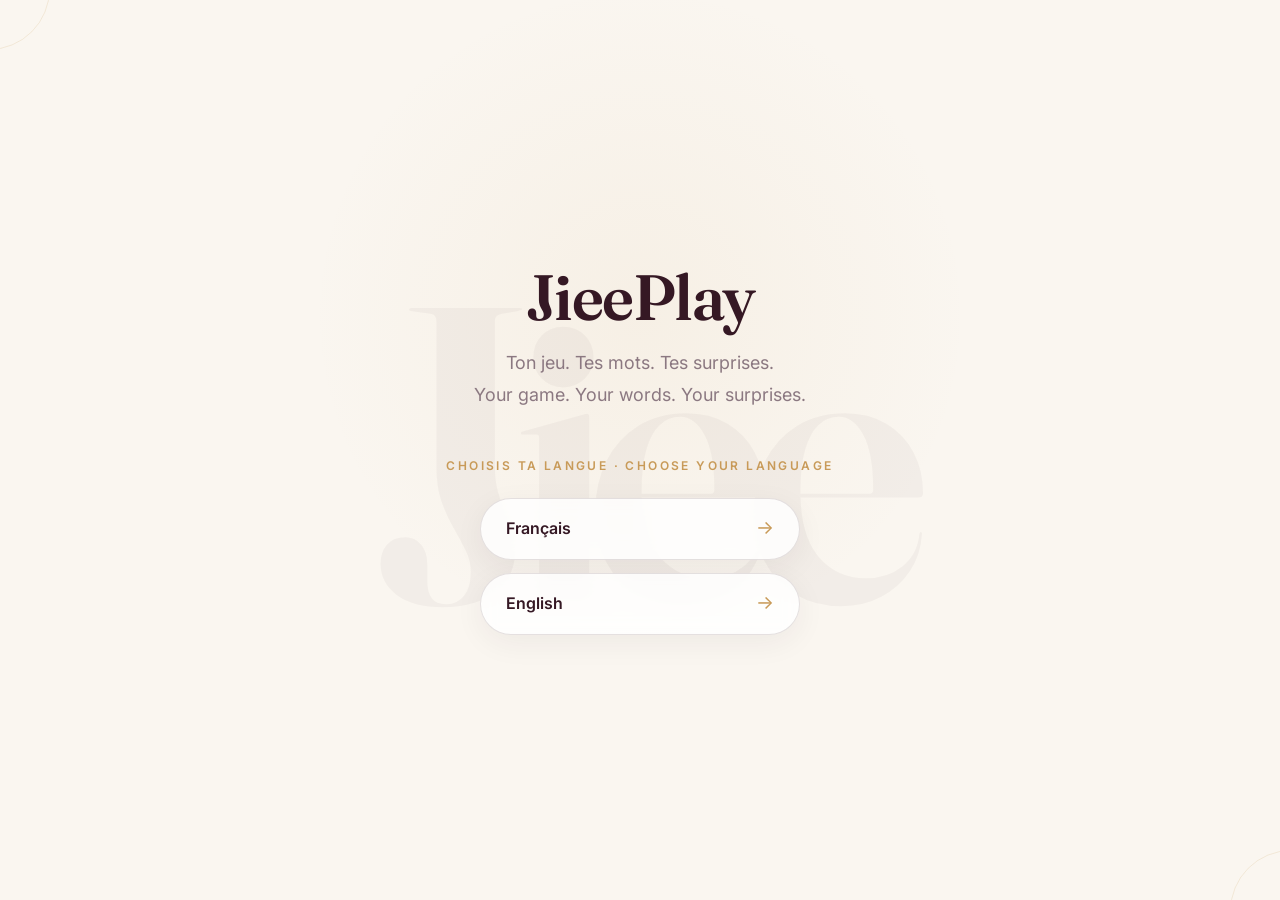
<file: index.html>
<!DOCTYPE html><html lang="fr">
<head>
<meta charset="UTF-8">
<meta name="viewport" content="width=device-width, initial-scale=1">
<title>JieePlay</title>
<meta name="description" content="JieePlay — Ton jeu. Tes mots. Tes surprises."><link rel="icon" href="favicon/favicon.png"><link rel="preconnect" href="https://fonts.googleapis.com">
<link rel="preconnect" href="https://fonts.gstatic.com" crossorigin>
<link href="https://fonts.googleapis.com/css2?family=Fraunces:ital,wght@0,500;0,600;1,500&family=Inter:wght@400;500;600&display=swap" rel="stylesheet"><link rel="stylesheet" href="css/style.css">
<link rel="stylesheet" href="css/animations.css">
<link rel="stylesheet" href="css/responsive.css">
</head><body><div class="lang-select-page"><div class="lang-bg-word" aria-hidden="true">Jiee</div>

<div class="lang-logo">
	JieePlay
</div>

<p class="lang-tagline">
	Ton jeu. Tes mots. Tes surprises.
	<br>
	Your game. Your words. Your surprises.
</p>

<p class="lang-prompt">
	Choisis ta langue · Choose your language
</p>

<div class="lang-buttons">

	<a href="fr/" class="lang-btn"
	   data-lang-btn="fr"
	   data-switch-lang="fr">
		Français
	</a>

	<a href="en/" class="lang-btn"
	   data-lang-btn="en"
	   data-switch-lang="en">
		English
	</a>

</div>

</div><script src="js/language.js"></script><script>
	suggestBrowserLanguage();

	document.querySelectorAll("[data-switch-lang]").forEach((el) => {
		el.addEventListener("click", () => {
			setLanguage(el.dataset.switchLang);
		});
	});
</script></body>
</html>
</file>
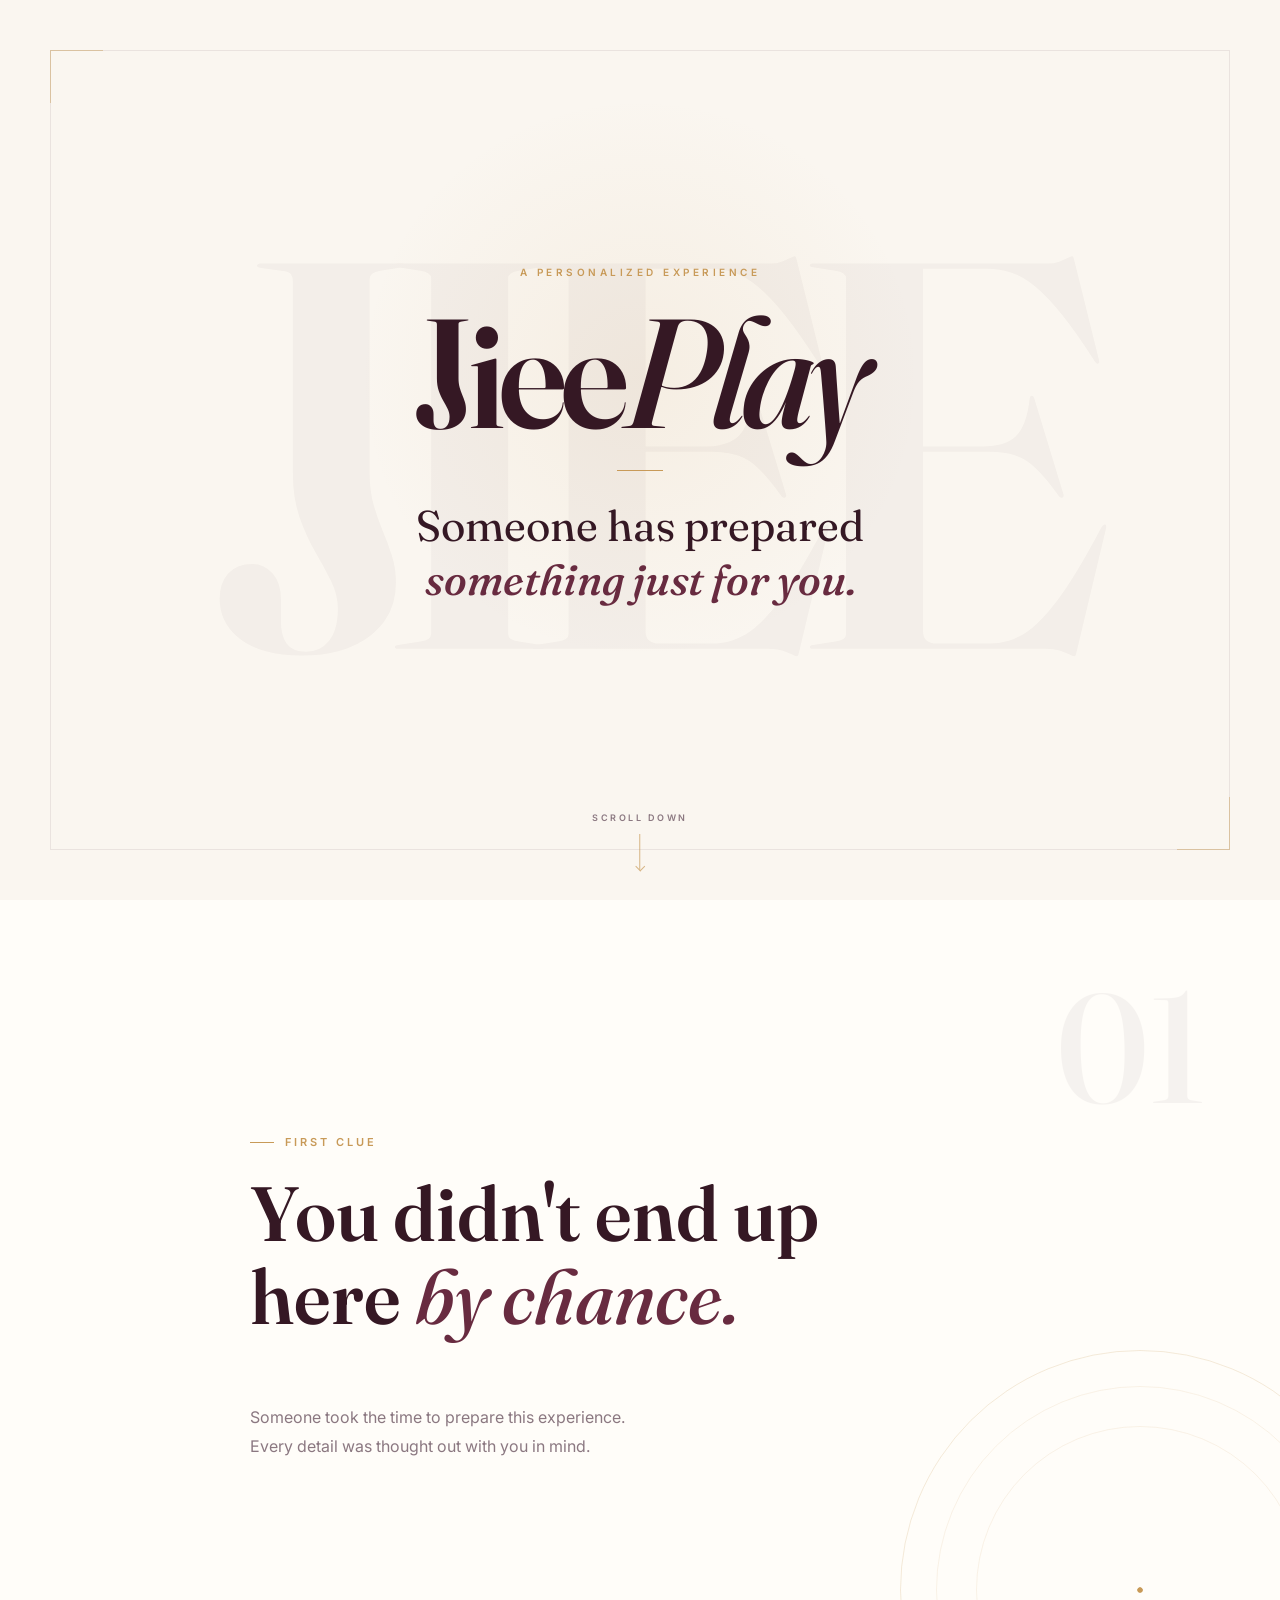
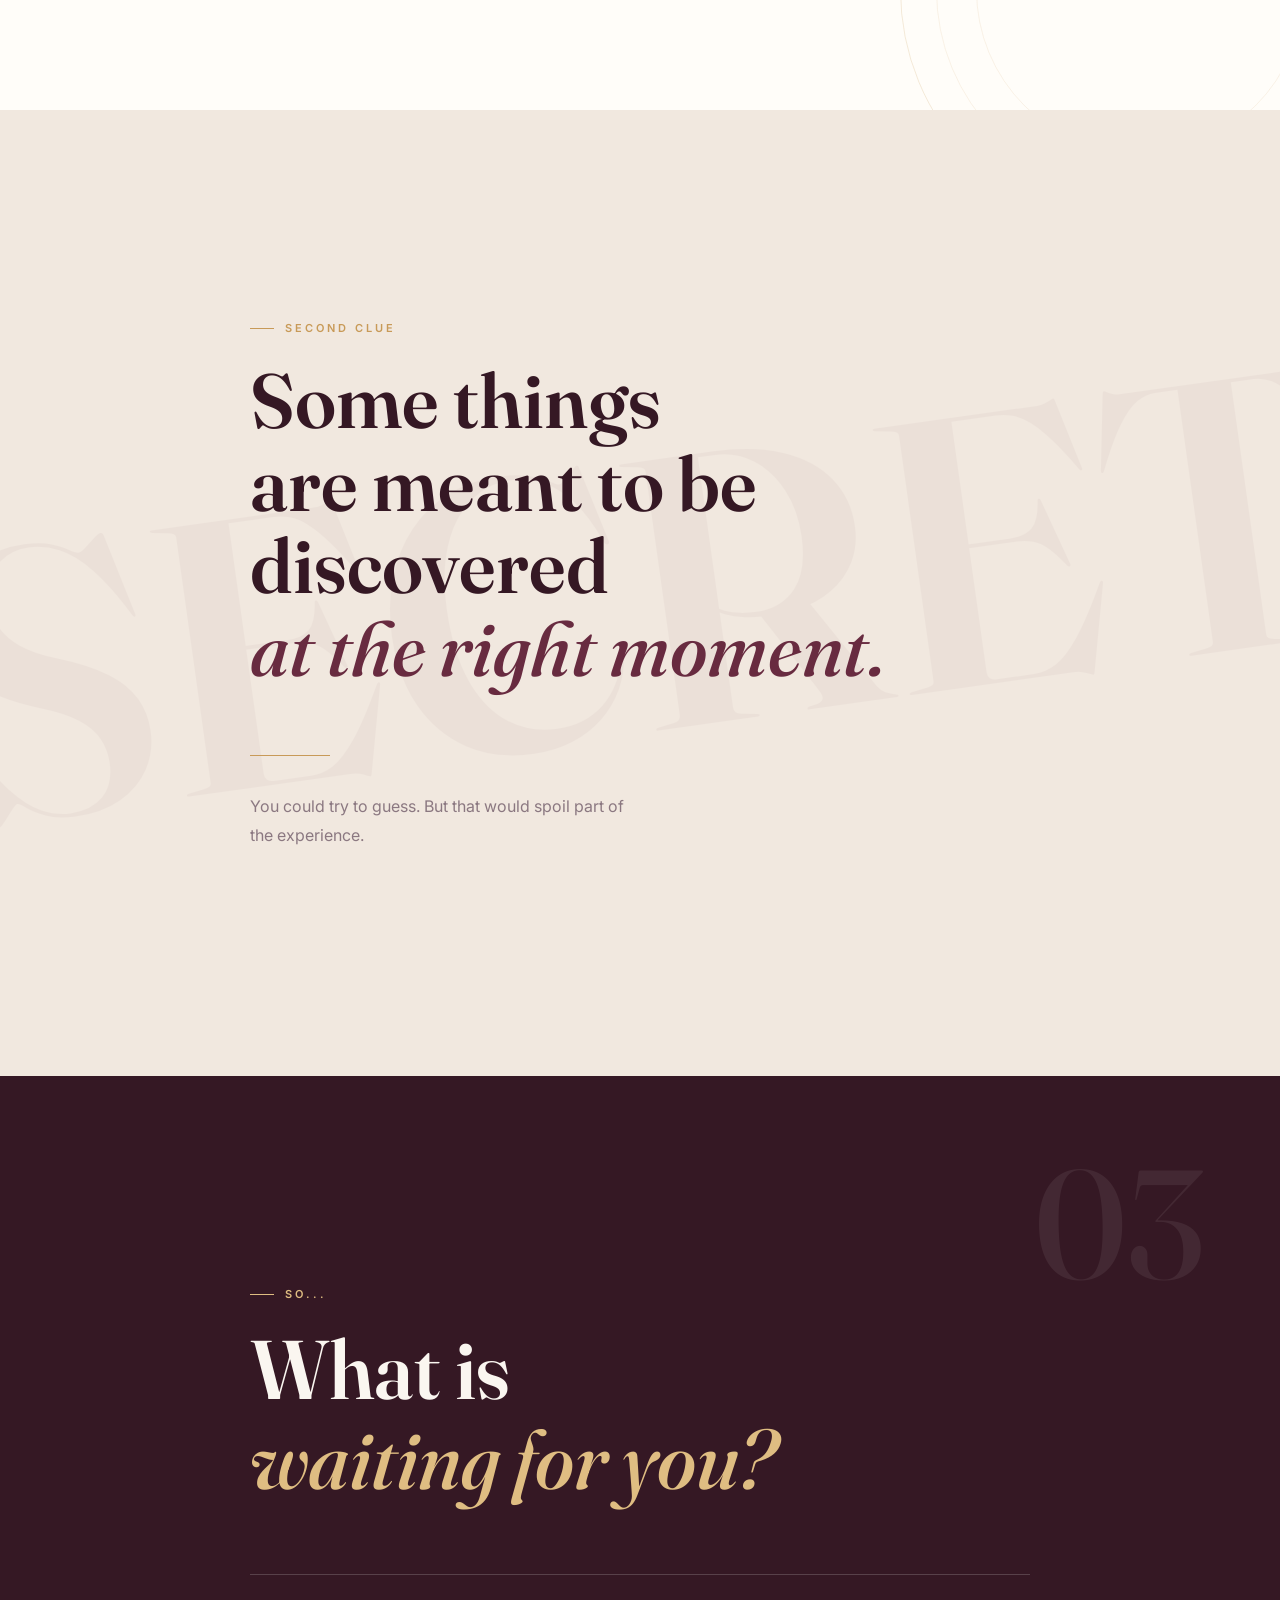
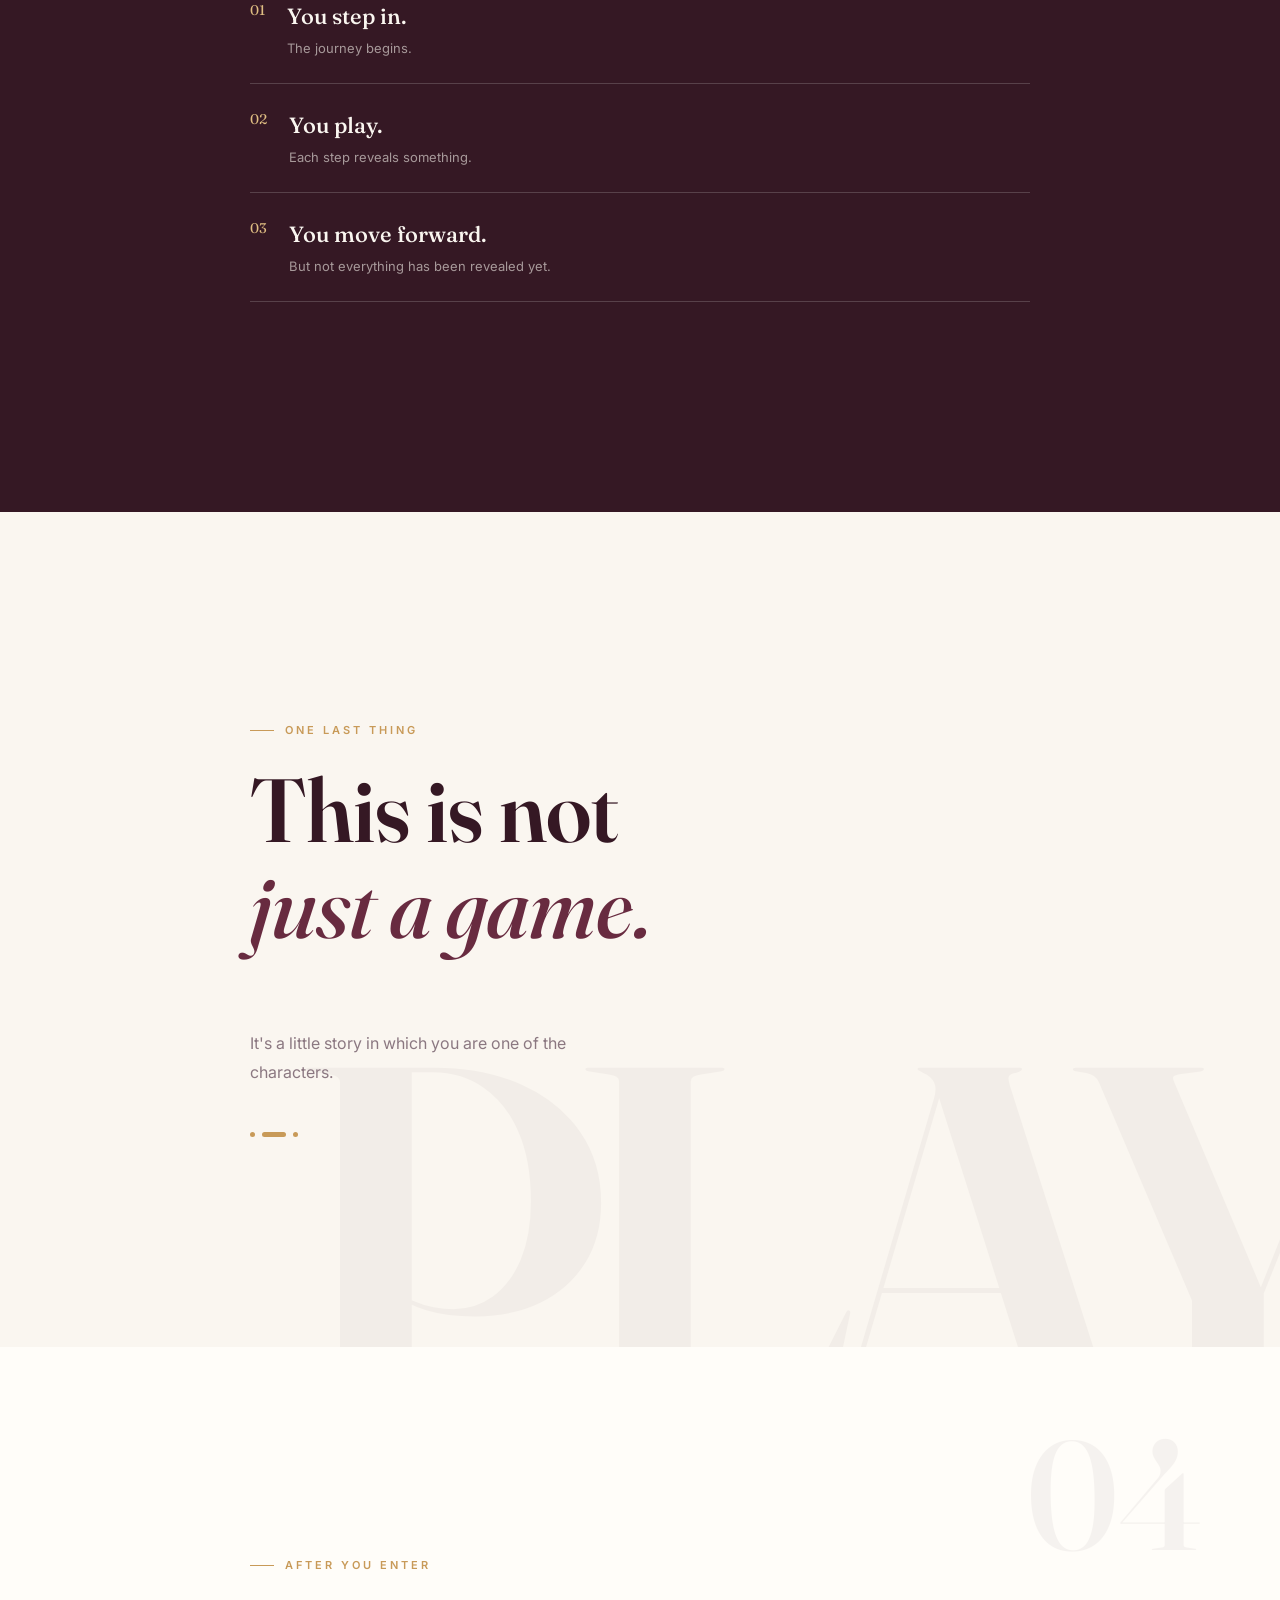
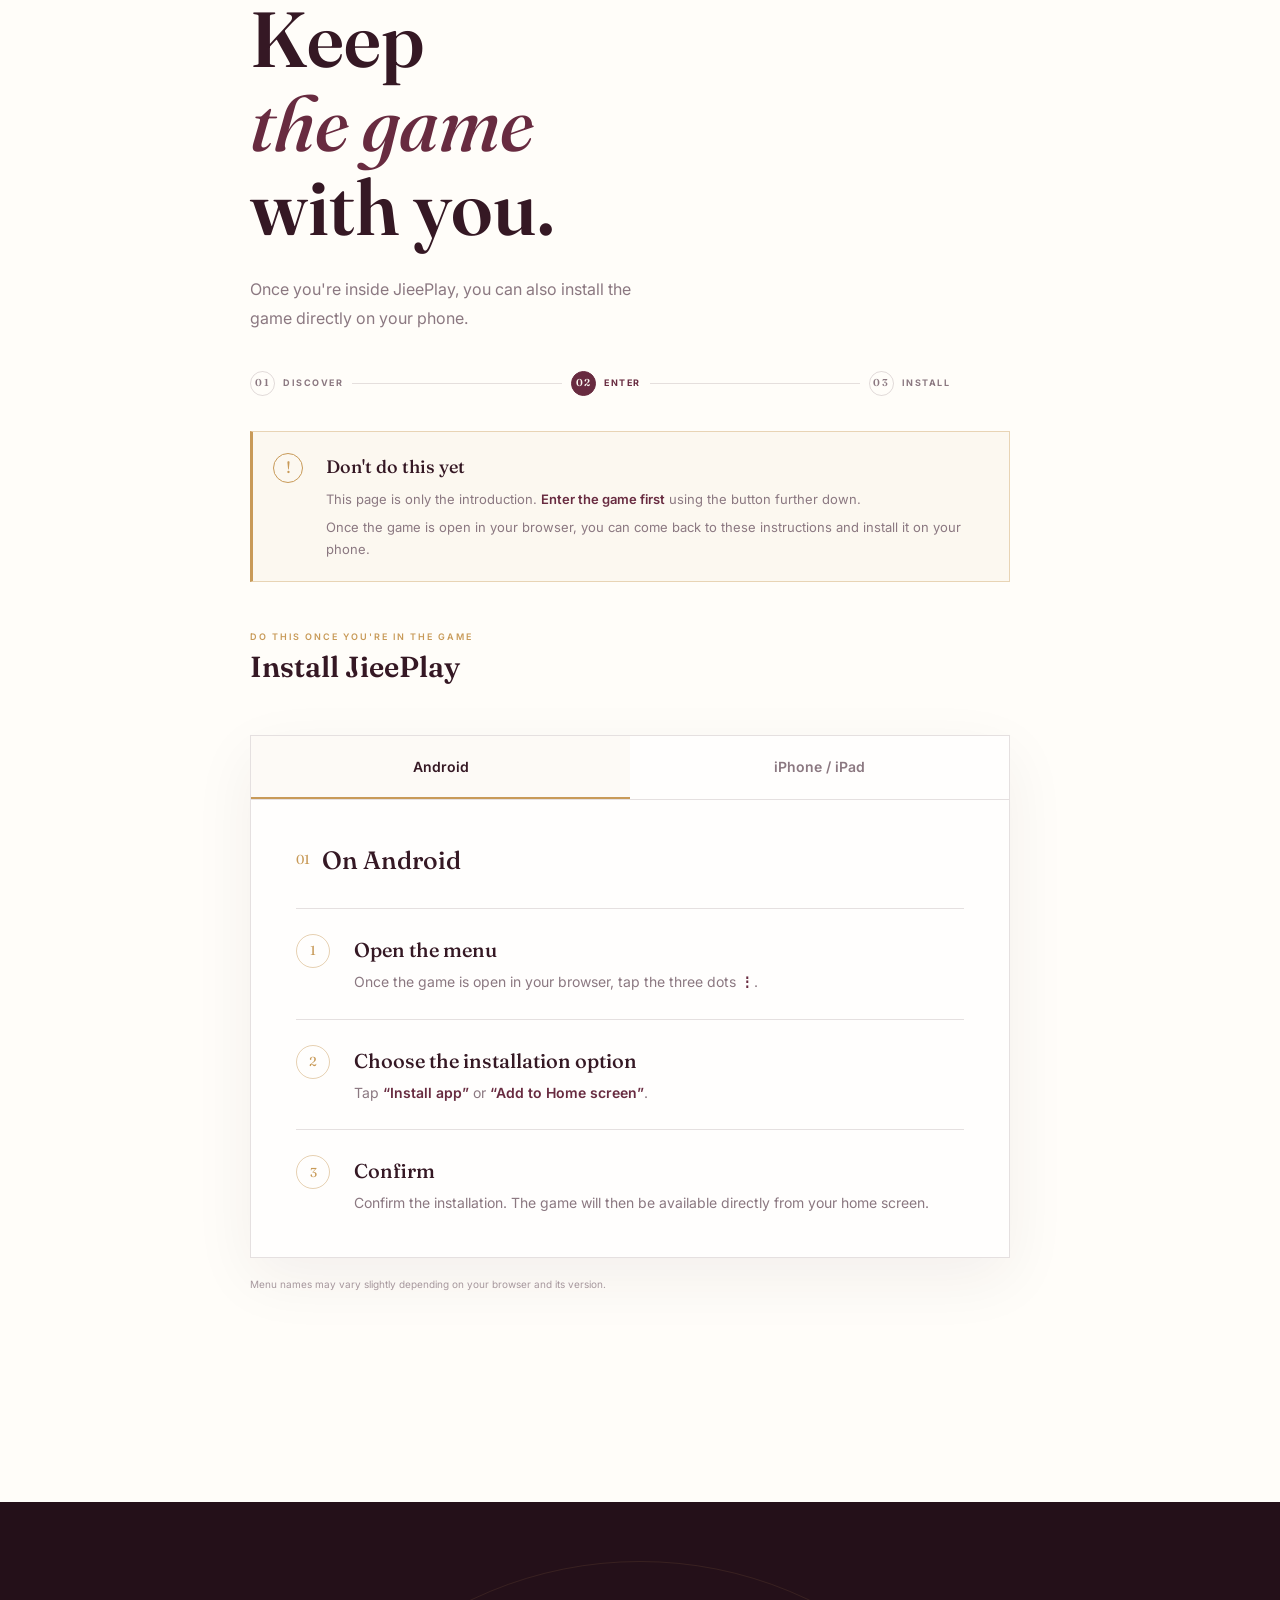
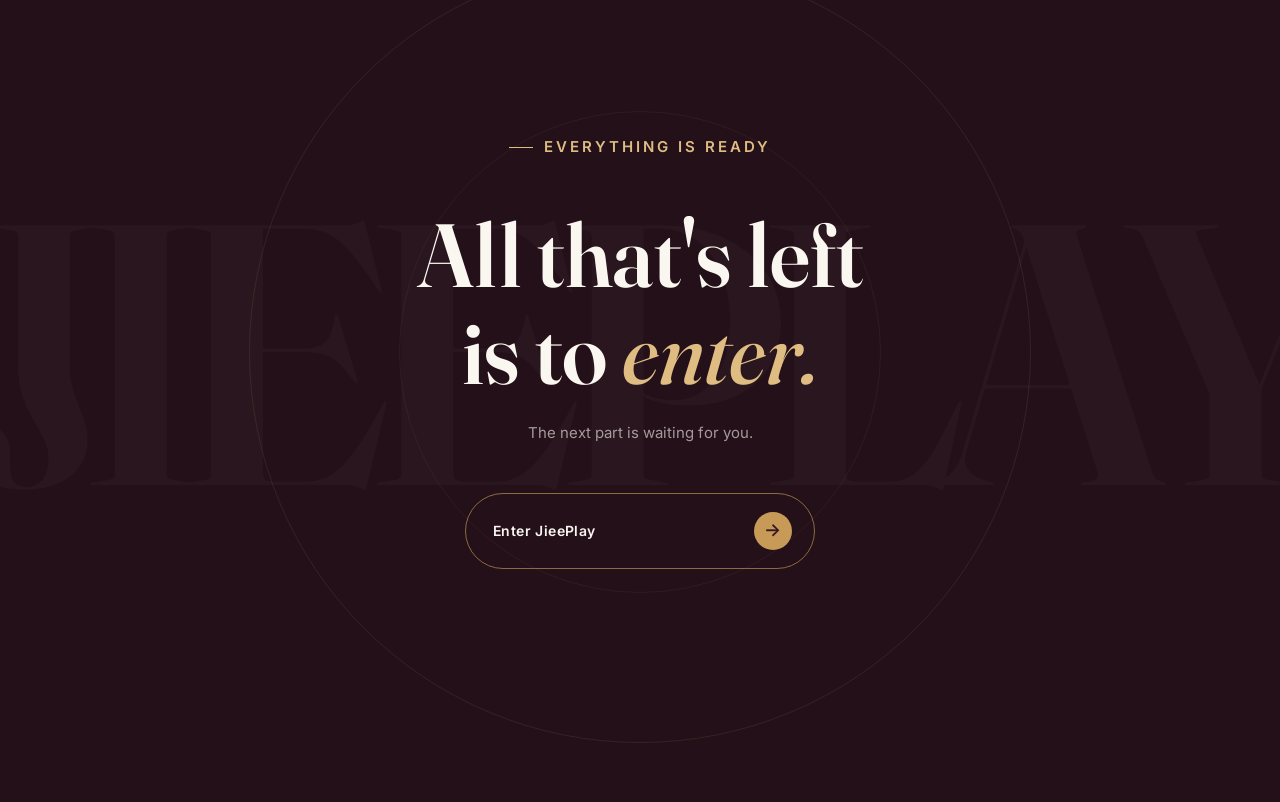
<file: en/index.html>
<!DOCTYPE html>
<html lang="en">
<head>
	<meta charset="UTF-8">
	<meta name="viewport" content="width=device-width, initial-scale=1">
	<title>JieePlay — Your game. Your words. Your surprises.</title>
	<meta name="description" content="Someone has prepared something, just for you.">
	<meta property="og:title" content="JieePlay">
	<meta property="og:description" content="Your game. Your words. Your surprises.">
	<meta property="og:image" content="../assets/icons/icon-512.png">
	<link rel="icon" href="../favicon/favicon.png">
	<link rel="preconnect" href="https://fonts.googleapis.com">
	<link rel="preconnect" href="https://fonts.gstatic.com" crossorigin>
	<link href="https://fonts.googleapis.com/css2?family=Fraunces:ital,wght@0,500;0,600;0,700;1,500;1,600&family=Inter:wght@400;500;600&display=swap" rel="stylesheet">
	<link rel="stylesheet" href="../css/style.css">
	<link rel="stylesheet" href="../css/animations.css">
	<link rel="stylesheet" href="../css/responsive.css">
</head>

<body>

<main class="experience">

	<section class="opening" id="opening">
		<div class="opening-bg-word" aria-hidden="true">JIEE</div>
		<div class="opening-frame" aria-hidden="true"></div>

		<div class="opening-content">
			<p class="opening-kicker">A personalized experience</p>

			<h1 class="opening-title">
				Jiee<span>Play</span>
			</h1>

			<div class="opening-line" aria-hidden="true"></div>

			<p class="opening-message">
				Someone has prepared
				<br>
				<strong>something just for you.</strong>
			</p>
		</div>

		<div class="scroll-cue" aria-hidden="true">
			<span>Scroll down</span>
			<i></i>
		</div>
	</section>


	<section class="reveal-section clue-section">
		<div class="section-number" aria-hidden="true">01</div>

		<div class="clue-orbit" aria-hidden="true">
			<span></span>
			<span></span>
			<span></span>
		</div>

		<div class="content-narrow reveal">
			<p class="eyebrow">First clue</p>

			<h2>
				You didn't end up here
				<em>by chance.</em>
			</h2>

			<p class="body-copy">
				Someone took the time to prepare this experience.
				Every detail was thought out with you in mind.
			</p>
		</div>
	</section>


	<section class="reveal-section mystery-section">
		<div class="mystery-word" aria-hidden="true">SECRET</div>

		<div class="content-narrow reveal">
			<p class="eyebrow">Second clue</p>

			<h2 class="mystery-title">
				Some things
				<br>
				are meant to be discovered
				<br>
				<strong>at the right moment.</strong>
			</h2>

			<div class="mystery-divider" aria-hidden="true"></div>

			<p class="body-copy">
				You could try to guess.
				But that would spoil part of the experience.
			</p>
		</div>
	</section>


	<section class="reveal-section game-section">
		<div class="section-number section-number-light" aria-hidden="true">03</div>

		<div class="content-narrow reveal">
			<p class="eyebrow">So...</p>

			<h2>
				What is
				<br>
				<span>waiting for you?</span>
			</h2>

			<div class="game-statement">
				<div class="game-statement-item">
					<span class="game-number">01</span>
					<div>
						<strong>You step in.</strong>
						<p>The journey begins.</p>
					</div>
				</div>

				<div class="game-statement-item">
					<span class="game-number">02</span>
					<div>
						<strong>You play.</strong>
						<p>Each step reveals something.</p>
					</div>
				</div>

				<div class="game-statement-item">
					<span class="game-number">03</span>
					<div>
						<strong>You move forward.</strong>
						<p>But not everything has been revealed yet.</p>
					</div>
				</div>
			</div>
		</div>
	</section>


	<section class="reveal-section promise-section">
		<div class="promise-bg" aria-hidden="true">PLAY</div>

		<div class="content-narrow reveal">
			<p class="eyebrow">One last thing</p>

			<h2 class="promise-title">
				This is not
				<br>
				<strong>just a game.</strong>
			</h2>

			<p class="body-copy">
				It's a little story in which you are
				one of the characters.
			</p>

			<div class="promise-mark" aria-hidden="true">
				<span></span>
				<span></span>
				<span></span>
			</div>
		</div>
	</section>


	<section class="reveal-section install-section">
		<div class="section-number" aria-hidden="true">04</div>

		<div class="content-narrow reveal">
			<p class="eyebrow">After you enter</p>

			<h2 class="install-title">
				Keep
				<br>
				<strong>the game</strong>
				<br>
				with you.
			</h2>

			<p class="body-copy install-intro">
				Once you're inside JieePlay, you can also install
				the game directly on your phone.
			</p>

			<div class="install-progress" aria-hidden="true">
				<div class="install-progress-step">
					<span>01</span>
					<strong>Discover</strong>
				</div>

				<div class="install-progress-line"></div>

				<div class="install-progress-step current">
					<span>02</span>
					<strong>Enter</strong>
				</div>

				<div class="install-progress-line"></div>

				<div class="install-progress-step">
					<span>03</span>
					<strong>Install</strong>
				</div>
			</div>

			<div class="install-important">
				<div class="install-important-icon" aria-hidden="true">!</div>

				<div>
					<strong>Don't do this yet</strong>

					<p>
						This page is only the introduction.
						<strong>Enter the game first</strong>
						using the button further down.
					</p>

					<p>
						Once the game is open in your browser,
						you can come back to these instructions
						and install it on your phone.
					</p>
				</div>
			</div>

			<div class="install-guide">
				<div class="install-guide-heading">
					<span class="install-guide-label">
						Do this once you're in the game
					</span>

					<h3>Install JieePlay</h3>
				</div>

				<div class="install-box">
					<div class="install-tabs" role="tablist">
						<button
							class="install-tab-btn active"
							type="button"
							data-tab="android"
							role="tab"
							aria-selected="true"
						>
							Android
						</button>

						<button
							class="install-tab-btn"
							type="button"
							data-tab="iphone"
							role="tab"
							aria-selected="false"
						>
							iPhone / iPad
						</button>
					</div>

					<div
						class="install-panel active"
						id="install-android"
						role="tabpanel"
					>
						<div class="install-device-title">
							<span>01</span>
							<strong>On Android</strong>
						</div>

						<div class="install-step">
							<span class="install-step-number">1</span>
							<div>
								<strong>Open the menu</strong>
								<p>
									Once the game is open in your browser,
									tap the three dots <em>⋮</em>.
								</p>
							</div>
						</div>

						<div class="install-step">
							<span class="install-step-number">2</span>
							<div>
								<strong>Choose the installation option</strong>
								<p>
									Tap <em>“Install app”</em>
									or <em>“Add to Home screen”</em>.
								</p>
							</div>
						</div>

						<div class="install-step">
							<span class="install-step-number">3</span>
							<div>
								<strong>Confirm</strong>
								<p>
									Confirm the installation.
									The game will then be available directly
									from your home screen.
								</p>
							</div>
						</div>
					</div>

					<div
						class="install-panel"
						id="install-iphone"
						role="tabpanel"
					>
						<div class="install-device-title">
							<span>02</span>
							<strong>On iPhone / iPad</strong>
						</div>

						<div class="install-step">
							<span class="install-step-number">1</span>
							<div>
								<strong>Open the Share menu</strong>
								<p>
									Once the game is open in Safari,
									tap the <em>Share</em> button.
								</p>
							</div>
						</div>

						<div class="install-step">
							<span class="install-step-number">2</span>
							<div>
								<strong>Add it to your Home Screen</strong>
								<p>
									Scroll through the options and choose
									<em>“Add to Home Screen”</em>.
								</p>
							</div>
						</div>

						<div class="install-step">
							<span class="install-step-number">3</span>
							<div>
								<strong>Tap Add</strong>
								<p>
									Confirm. The game icon will then be
									accessible directly from your Home Screen.
								</p>
							</div>
						</div>
					</div>
				</div>
			</div>

			<p class="install-browser-note">
				Menu names may vary slightly depending on
				your browser and its version.
			</p>
		</div>
	</section>


	<section class="final-gate" id="enter">
		<div class="final-gate-bg" aria-hidden="true">JIEEPLAY</div>

		<div class="final-gate-content">
			<p class="eyebrow">Everything is ready</p>

			<h2>
				All that's left
				<br>
				is to <em>enter.</em>
			</h2>

			<p>
				The next part is waiting for you.
			</p>

			<a
				href="#"
				class="final-enter-btn"
				data-game-link
				data-transition
			>
				<span>Enter JieePlay</span>
				<i>→</i>
			</a>
		</div>
	</section>

</main>

<div
	class="exit-veil"
	id="exit-veil"
	aria-hidden="true"
></div>

<script src="../js/config.js"></script>
<script src="../js/language.js"></script>
<script src="../js/navigation.js"></script>

</body>
</html>
</file>
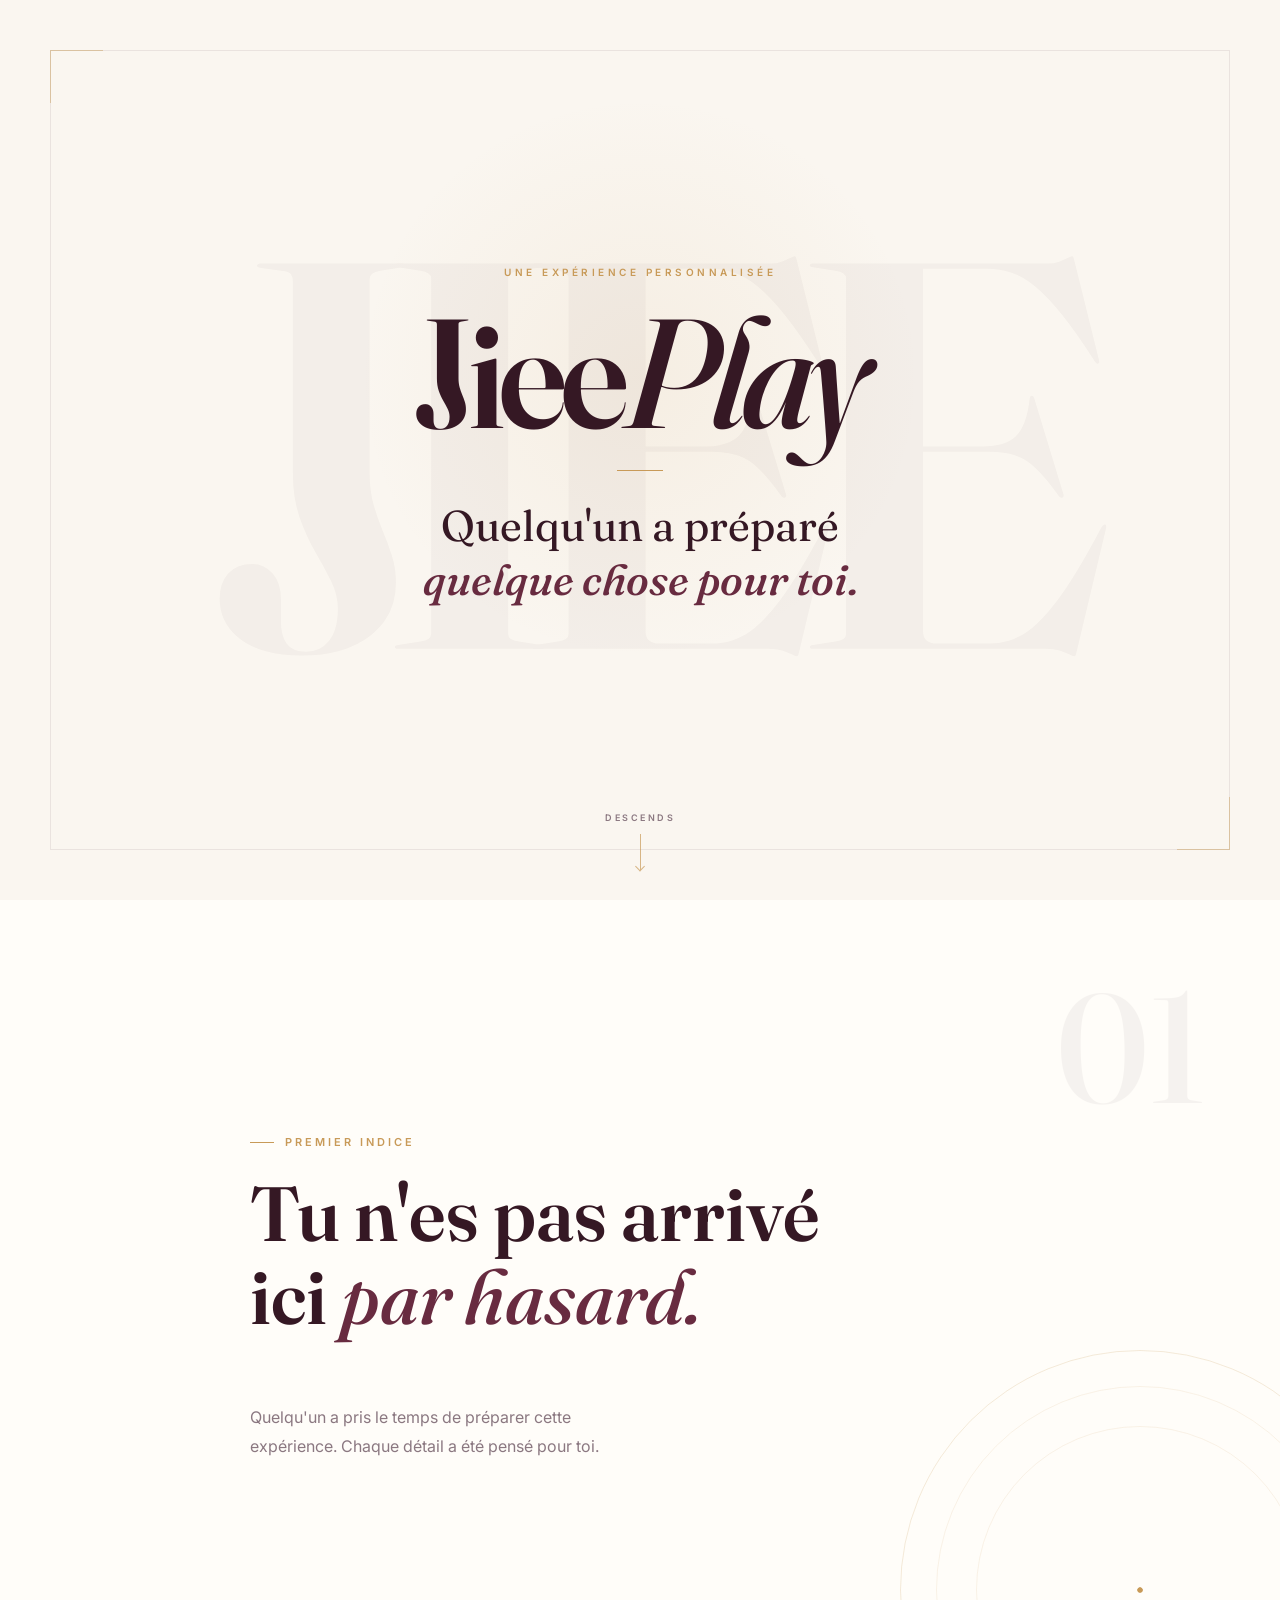
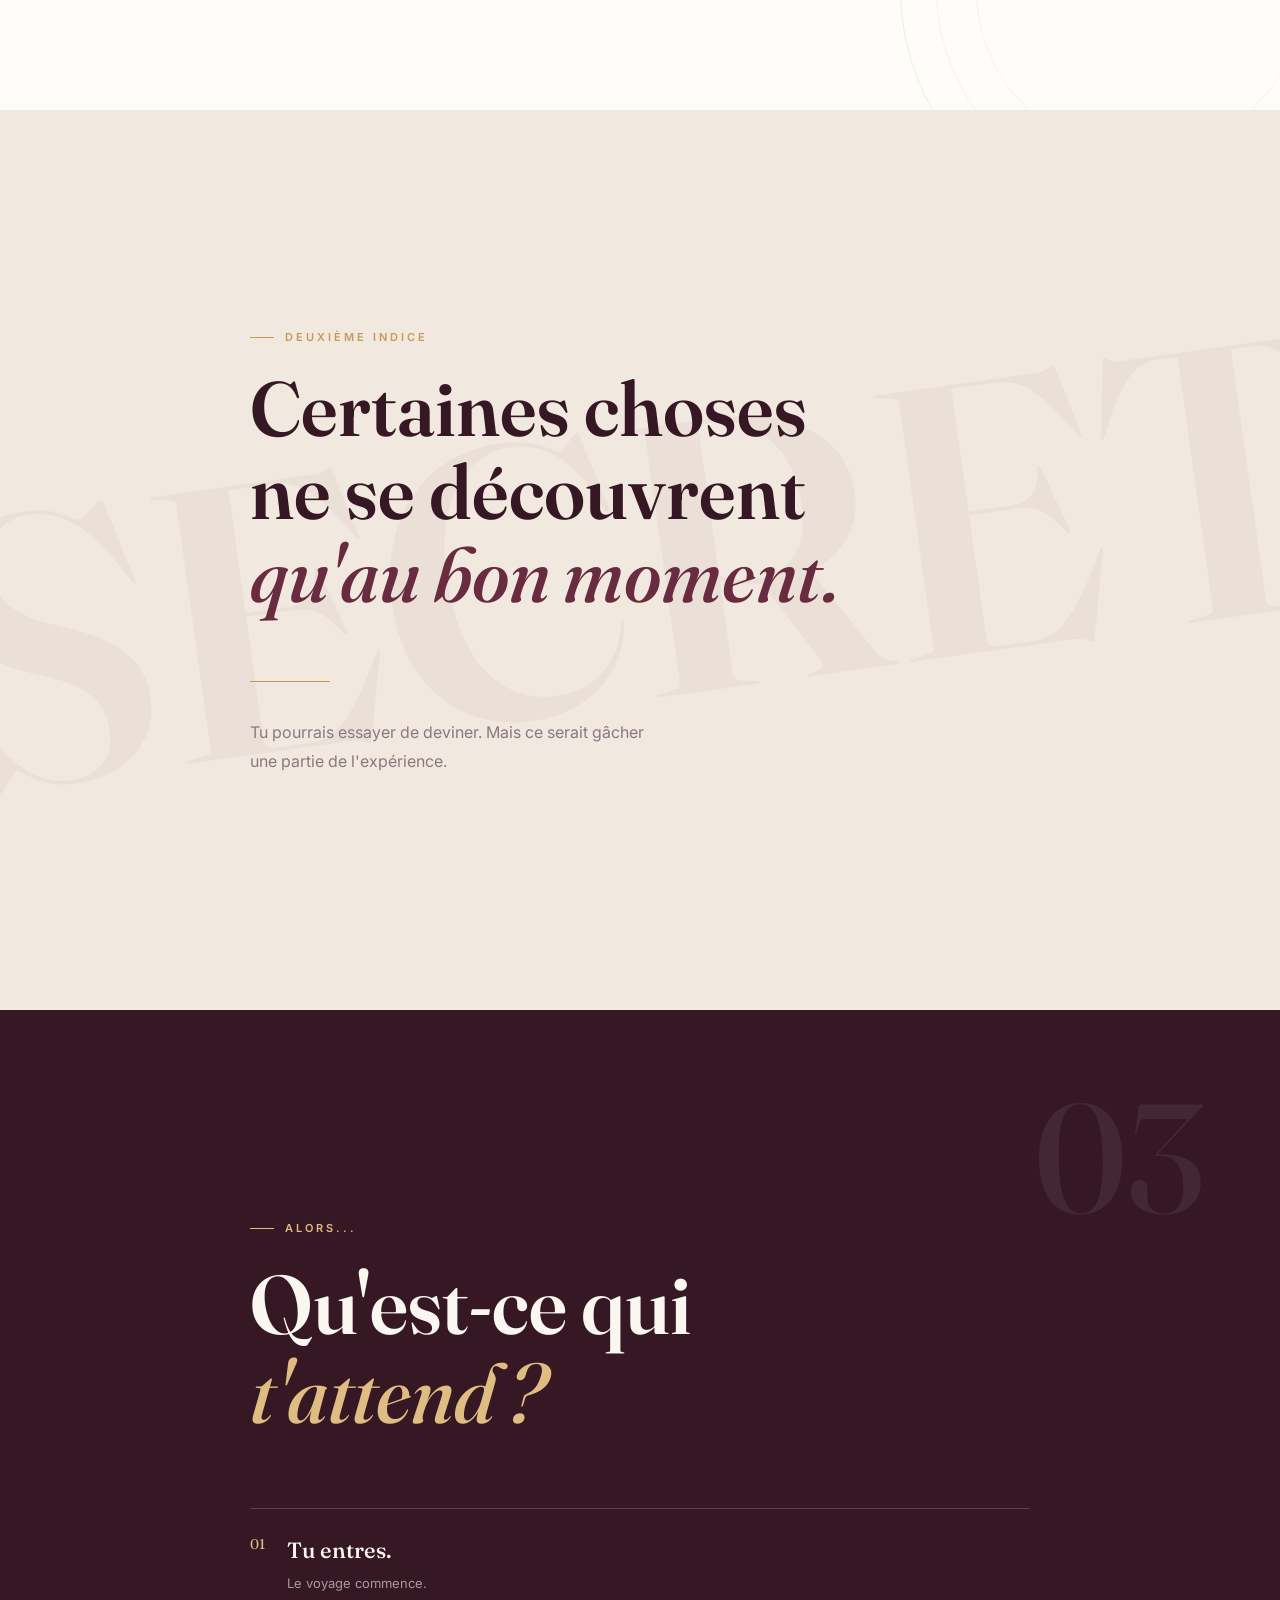
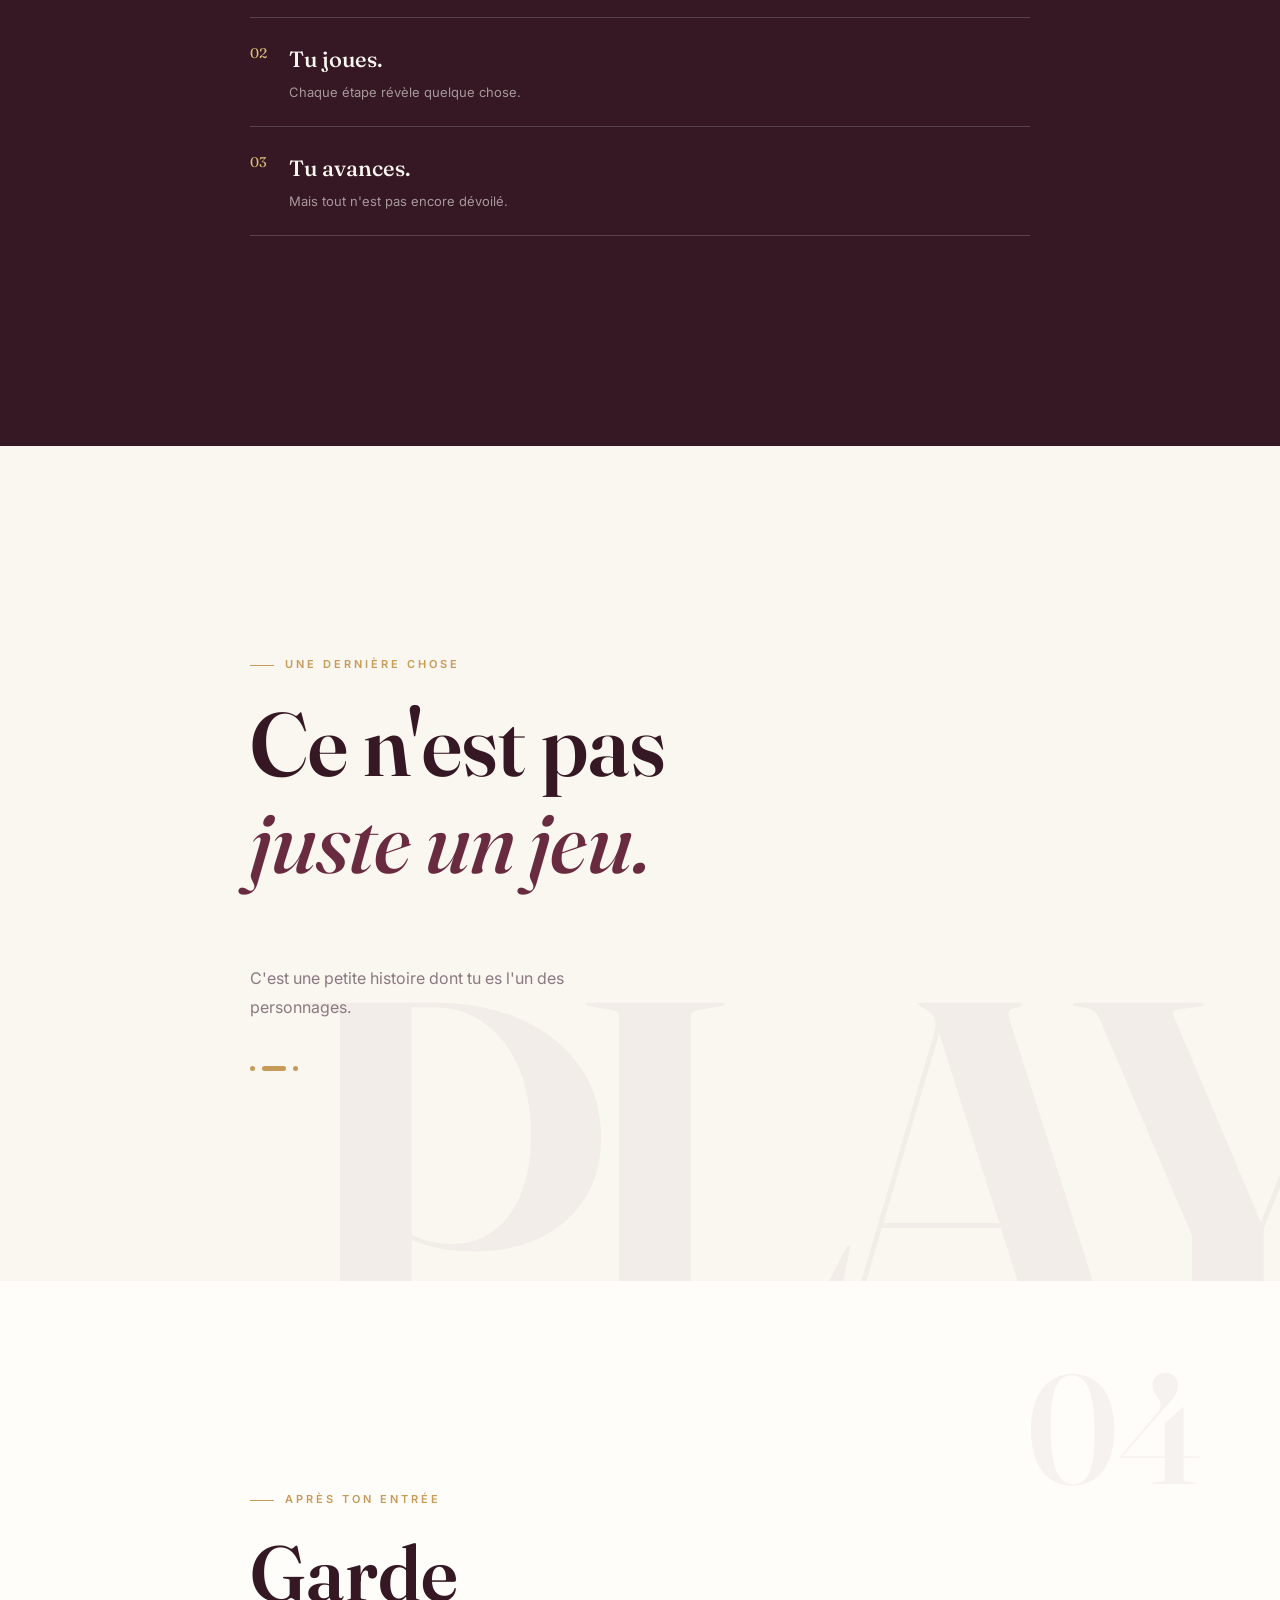
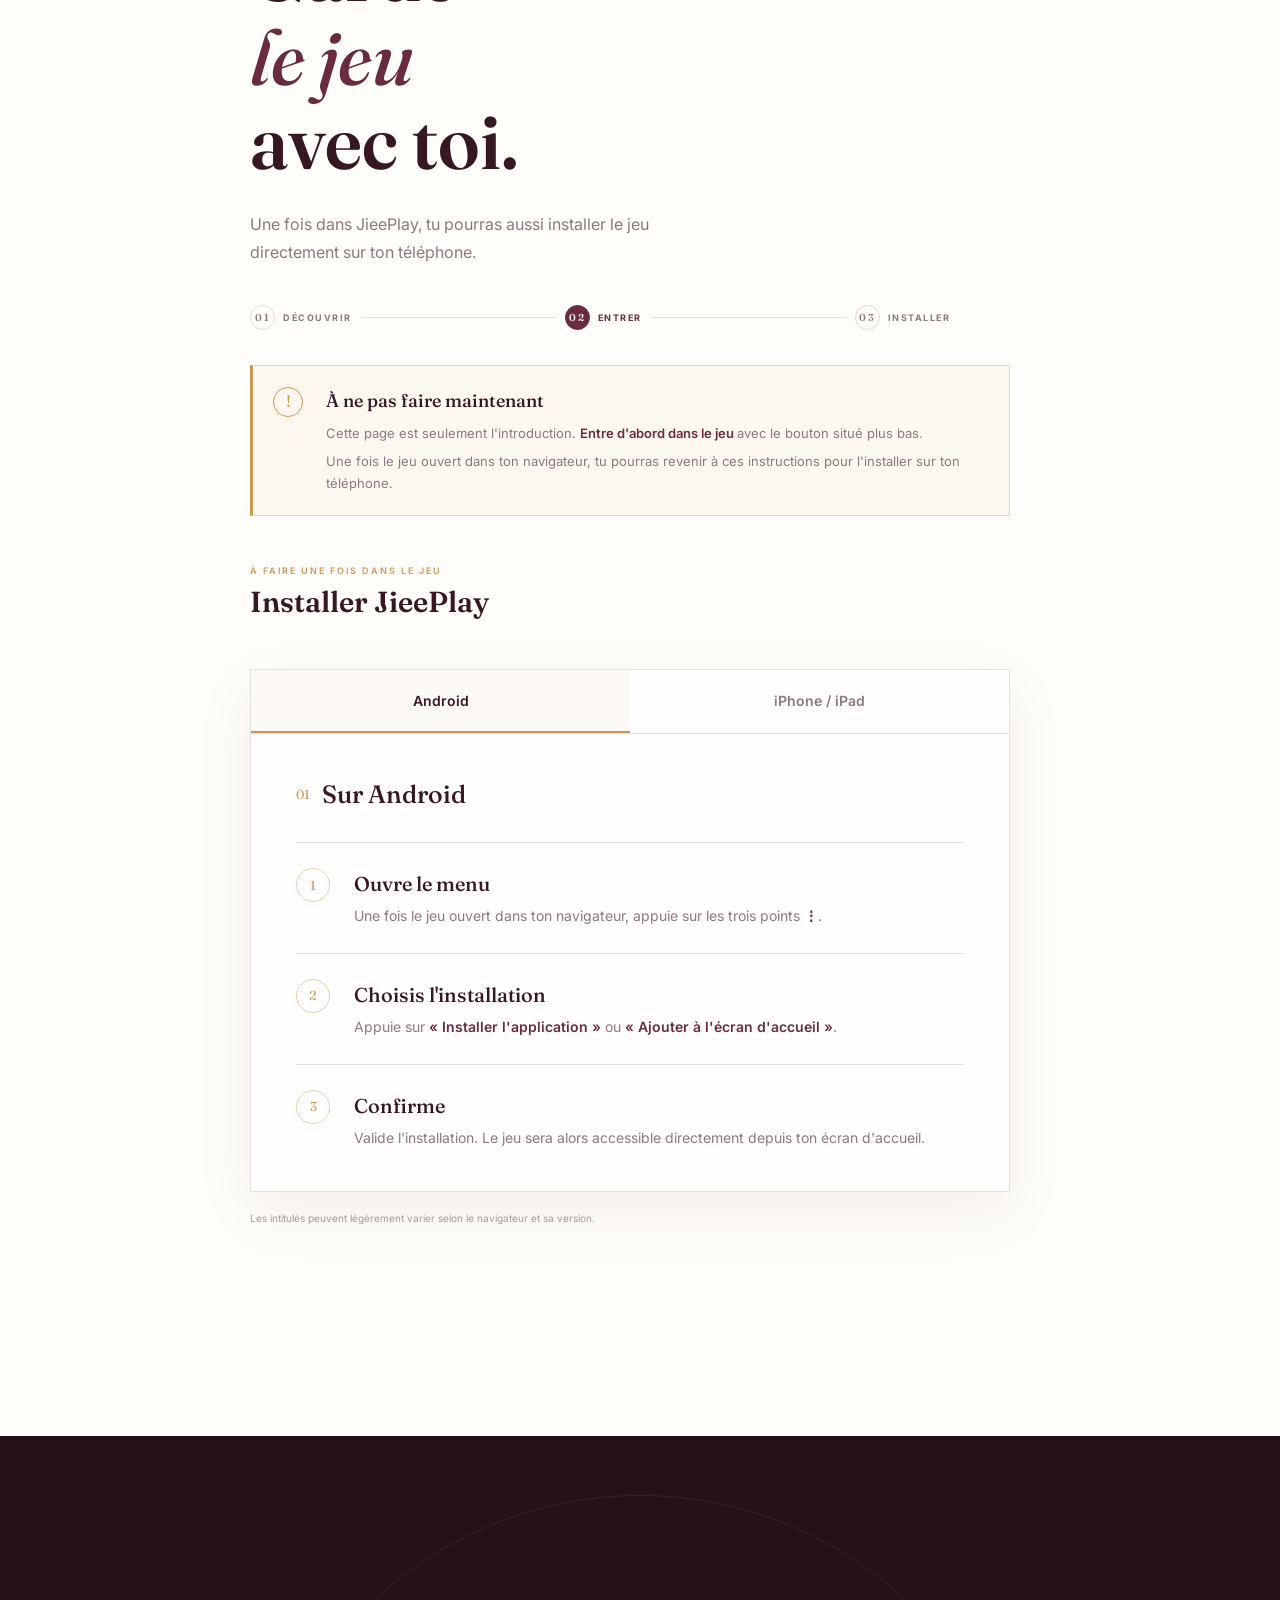
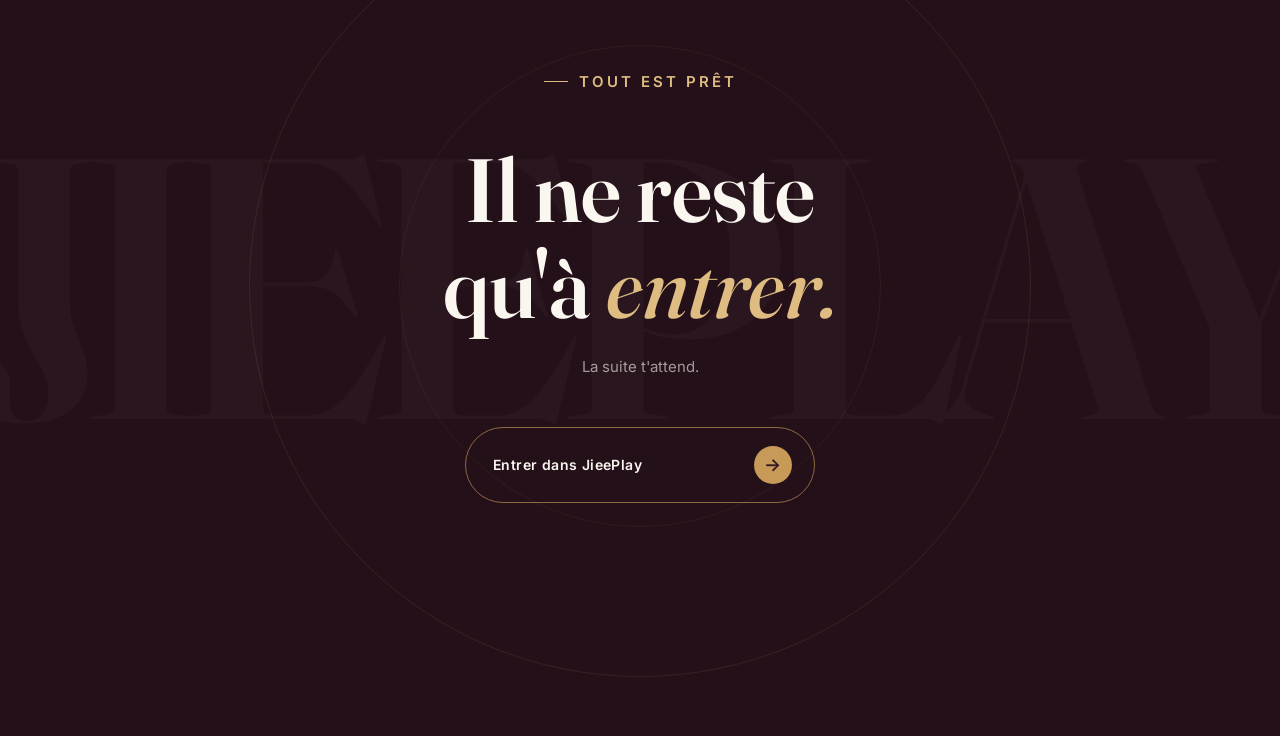
<file: fr/index.html>
<!DOCTYPE html>
<html lang="fr">
<head>
	<meta charset="UTF-8">
	<meta name="viewport" content="width=device-width, initial-scale=1">

	<title>JieePlay — Ton jeu. Tes mots. Tes surprises.</title>

	<meta
		name="description"
		content="Quelqu'un a préparé quelque chose, rien que pour toi."
	>

	<link rel="icon" href="../favicon/favicon.png">

	<link rel="preconnect" href="https://fonts.googleapis.com">
	<link rel="preconnect" href="https://fonts.gstatic.com" crossorigin>

	<link
		href="https://fonts.googleapis.com/css2?family=Fraunces:ital,wght@0,500;0,600;0,700;1,500;1,600&family=Inter:wght@400;500;600&display=swap"
		rel="stylesheet"
	>

	<link rel="stylesheet" href="../css/style.css">
	<link rel="stylesheet" href="../css/animations.css">
	<link rel="stylesheet" href="../css/responsive.css">
</head>

<body>

<main class="experience">

	<!-- =====================================================
	     INTRODUCTION
	     ===================================================== -->

	<section class="opening" id="opening">

		<div class="opening-bg-word" aria-hidden="true">
			JIEE
		</div>

		<div class="opening-frame" aria-hidden="true"></div>

		<div class="opening-content">

			<p class="opening-kicker">
				Une expérience personnalisée
			</p>

			<h1 class="opening-title">
				Jiee<span>Play</span>
			</h1>

			<div class="opening-line" aria-hidden="true"></div>

			<p class="opening-message">
				Quelqu'un a préparé
				<br>
				<strong>quelque chose pour toi.</strong>
			</p>

		</div>

		<div class="scroll-cue" aria-hidden="true">
			<span>Descends</span>
			<i></i>
		</div>

	</section>


	<!-- =====================================================
	     PREMIER INDICE
	     ===================================================== -->

	<section class="reveal-section clue-section">

		<div class="section-number" aria-hidden="true">
			01
		</div>

		<div class="clue-orbit" aria-hidden="true">
			<span></span>
			<span></span>
			<span></span>
		</div>

		<div class="content-narrow reveal">

			<p class="eyebrow">
				Premier indice
			</p>

			<h2>
				Tu n'es pas arrivé ici
				<em>par hasard.</em>
			</h2>

			<p class="body-copy">
				Quelqu'un a pris le temps de préparer cette expérience.
				Chaque détail a été pensé pour toi.
			</p>

		</div>

	</section>


	<!-- =====================================================
	     MYSTÈRE
	     ===================================================== -->

	<section class="reveal-section mystery-section">

		<div class="mystery-word" aria-hidden="true">
			SECRET
		</div>

		<div class="content-narrow reveal">

			<p class="eyebrow">
				Deuxième indice
			</p>

			<h2 class="mystery-title">
				Certaines choses
				<br>
				ne se découvrent
				<br>
				<strong>qu'au bon moment.</strong>
			</h2>

			<div class="mystery-divider" aria-hidden="true"></div>

			<p class="body-copy">
				Tu pourrais essayer de deviner.
				Mais ce serait gâcher une partie de l'expérience.
			</p>

		</div>

	</section>


	<!-- =====================================================
	     LE JEU
	     ===================================================== -->

	<section class="reveal-section game-section">

		<div class="section-number section-number-light" aria-hidden="true">
			03
		</div>

		<div class="content-narrow reveal">

			<p class="eyebrow">
				Alors...
			</p>

			<h2>
				Qu'est-ce qui
				<br>
				<span>t'attend ?</span>
			</h2>

			<div class="game-statement">

				<div class="game-statement-item">
					<span class="game-number">01</span>
					<div>
						<strong>Tu entres.</strong>
						<p>Le voyage commence.</p>
					</div>
				</div>

				<div class="game-statement-item">
					<span class="game-number">02</span>
					<div>
						<strong>Tu joues.</strong>
						<p>Chaque étape révèle quelque chose.</p>
					</div>
				</div>

				<div class="game-statement-item">
					<span class="game-number">03</span>
					<div>
						<strong>Tu avances.</strong>
						<p>Mais tout n'est pas encore dévoilé.</p>
					</div>
				</div>

			</div>

		</div>

	</section>


	<!-- =====================================================
	     PROMESSE
	     ===================================================== -->

	<section class="reveal-section promise-section">

		<div class="promise-bg" aria-hidden="true">
			PLAY
		</div>

		<div class="content-narrow reveal">

			<p class="eyebrow">
				Une dernière chose
			</p>

			<h2 class="promise-title">
				Ce n'est pas
				<br>
				<strong>juste un jeu.</strong>
			</h2>

			<p class="body-copy">
				C'est une petite histoire dont tu es
				l'un des personnages.
			</p>

			<div class="promise-mark" aria-hidden="true">
				<span></span>
				<span></span>
				<span></span>
			</div>

		</div>

	</section>


	<!-- =====================================================
	     INSTALLATION
	     ===================================================== -->

	<section class="reveal-section install-section">

		<div class="section-number" aria-hidden="true">
			04
		</div>

		<div class="content-narrow reveal">

			<p class="eyebrow">
				Après ton entrée
			</p>

			<h2 class="install-title">
				Garde
				<br>
				<strong>le jeu</strong>
				<br>
				avec toi.
			</h2>

			<p class="body-copy install-intro">
				Une fois dans JieePlay, tu pourras aussi installer
				le jeu directement sur ton téléphone.
			</p>


			<!-- PARCOURS -->

			<div class="install-progress" aria-hidden="true">

				<div class="install-progress-step">
					<span>01</span>
					<strong>Découvrir</strong>
				</div>

				<div class="install-progress-line"></div>

				<div class="install-progress-step current">
					<span>02</span>
					<strong>Entrer</strong>
				</div>

				<div class="install-progress-line"></div>

				<div class="install-progress-step">
					<span>03</span>
					<strong>Installer</strong>
				</div>

			</div>


			<!-- AVERTISSEMENT -->

			<div class="install-important">

				<div class="install-important-icon" aria-hidden="true">
					!
				</div>

				<div>

					<strong>
						À ne pas faire maintenant
					</strong>

					<p>
						Cette page est seulement l'introduction.
						<strong>
							Entre d'abord dans le jeu
						</strong>
						avec le bouton situé plus bas.
					</p>

					<p>
						Une fois le jeu ouvert dans ton navigateur,
						tu pourras revenir à ces instructions pour
						l'installer sur ton téléphone.
					</p>

				</div>

			</div>


			<!-- TUTORIEL -->

			<div class="install-guide">

				<div class="install-guide-heading">

					<span class="install-guide-label">
						À faire une fois dans le jeu
					</span>

					<h3>
						Installer JieePlay
					</h3>

				</div>


				<div class="install-box">

					<div class="install-tabs" role="tablist">

						<button
							class="install-tab-btn active"
							type="button"
							data-tab="android"
							role="tab"
							aria-selected="true"
						>
							Android
						</button>

						<button
							class="install-tab-btn"
							type="button"
							data-tab="iphone"
							role="tab"
							aria-selected="false"
						>
							iPhone / iPad
						</button>

					</div>


					<div
						class="install-panel active"
						id="install-android"
						role="tabpanel"
					>

						<div class="install-device-title">
							<span>01</span>
							<strong>Sur Android</strong>
						</div>

						<div class="install-step">

							<span class="install-step-number">1</span>

							<div>
								<strong>Ouvre le menu</strong>

								<p>
									Une fois le jeu ouvert dans ton navigateur,
									appuie sur les trois points <em>⋮</em>.
								</p>
							</div>

						</div>

						<div class="install-step">

							<span class="install-step-number">2</span>

							<div>
								<strong>Choisis l'installation</strong>

								<p>
									Appuie sur
									<em>« Installer l'application »</em>
									ou
									<em>« Ajouter à l'écran d'accueil »</em>.
								</p>
							</div>

						</div>

						<div class="install-step">

							<span class="install-step-number">3</span>

							<div>
								<strong>Confirme</strong>

								<p>
									Valide l'installation.
									Le jeu sera alors accessible directement
									depuis ton écran d'accueil.
								</p>
							</div>

						</div>

					</div>


					<div
						class="install-panel"
						id="install-iphone"
						role="tabpanel"
					>

						<div class="install-device-title">
							<span>02</span>
							<strong>Sur iPhone / iPad</strong>
						</div>

						<div class="install-step">

							<span class="install-step-number">1</span>

							<div>
								<strong>Ouvre le menu Partager</strong>

								<p>
									Une fois le jeu ouvert dans Safari,
									appuie sur le bouton <em>Partager</em>.
								</p>
							</div>

						</div>

						<div class="install-step">

							<span class="install-step-number">2</span>

							<div>
								<strong>Ajoute à l'écran d'accueil</strong>

								<p>
									Fais défiler les options puis choisis
									<em>« Sur l'écran d'accueil »</em>.
								</p>
							</div>

						</div>

						<div class="install-step">

							<span class="install-step-number">3</span>

							<div>
								<strong>Appuie sur Ajouter</strong>

								<p>
									Confirme. L'icône du jeu sera alors
									accessible directement depuis ton écran d'accueil.
								</p>
							</div>

						</div>

					</div>

				</div>

			</div>


			<p class="install-browser-note">
				Les intitulés peuvent légèrement varier selon
				le navigateur et sa version.
			</p>

		</div>

	</section>


	<!-- =====================================================
	     ENTRÉE DANS LE JEU
	     ===================================================== -->

	<section class="final-gate" id="enter">

		<div class="final-gate-bg" aria-hidden="true">
			JIEEPLAY
		</div>

		<div class="final-gate-content">

			<p class="eyebrow">
				Tout est prêt
			</p>

			<h2>
				Il ne reste
				<br>
				qu'à <em>entrer.</em>
			</h2>

			<p>
				La suite t'attend.
			</p>

			<a
				href="#"
				class="final-enter-btn"
				data-game-link
				data-transition
			>
				<span>Entrer dans JieePlay</span>
				<i>→</i>
			</a>

		</div>

	</section>

</main>


<!-- =====================================================
     VOILE DE TRANSITION
     ===================================================== -->

<div
	class="exit-veil"
	id="exit-veil"
	aria-hidden="true"
></div>


<script src="../js/config.js"></script>
<script src="../js/language.js"></script>
<script src="../js/navigation.js"></script>

</body>
</html>
</file>
<file: css/style.css>
/* =========================================================
   JIEEPLAY — V4
   Direction artistique : cinématique / éditoriale / mystérieuse
   ========================================================= */

:root {
	--ink: #351824;
	--ink-deep: #241019;
	--bordeaux: #682b40;
	--bordeaux-light: #8b4059;

	--cream: #faf6f0;
	--ivory: #f1e8df;
	--paper: #fffdf9;

	--gold: #c89a58;
	--gold-light: #dfbd82;

	--text: #493441;
	--text-soft: #8b7881;

	--line: rgba(53, 24, 36, 0.13);
	--line-light: rgba(250, 246, 240, 0.18);

	--font-display: "Fraunces", Georgia, serif;
	--font-body: "Inter", -apple-system, BlinkMacSystemFont, "Segoe UI", sans-serif;

	--ease: cubic-bezier(0.22, 1, 0.36, 1);

	--shadow:
		0 20px 60px rgba(53, 24, 36, 0.12);
}


/* =========================================================
   BASE
   ========================================================= */

* {
	box-sizing: border-box;
}

html {
	scroll-behavior: smooth;
	background: var(--cream);
}

body {
	margin: 0;
	background: var(--cream);
	color: var(--text);
	font-family: var(--font-body);
	line-height: 1.6;

	-webkit-font-smoothing: antialiased;
	text-rendering: optimizeLegibility;

	overflow-x: hidden;
}

body::selection {
	background: var(--gold);
	color: var(--ink);
}

a {
	color: inherit;
	text-decoration: none;
}

button,
a {
	-webkit-tap-highlight-color: transparent;
}

h1,
h2,
h3,
p {
	margin-top: 0;
}

h1,
h2,
h3 {
	font-family: var(--font-display);
	font-weight: 600;
	line-height: 1.08;
	color: var(--ink);
}

.experience {
	width: 100%;
	overflow: hidden;
}

.content-narrow {
	width: min(100%, 620px);
	margin: 0 auto;
	padding: 0 28px;
}

.body-copy {
	max-width: 40ch;
	font-size: 16px;
	line-height: 1.8;
	color: var(--text-soft);
}


/* =========================================================
   PETITS LABELS
   ========================================================= */

.eyebrow {
	display: flex;
	align-items: center;
	gap: 11px;

	margin-bottom: 22px;

	font-family: var(--font-body);
	font-size: 11px;
	font-weight: 600;

	letter-spacing: 3px;
	text-transform: uppercase;

	color: var(--gold);
}

.eyebrow::before {
	content: "";

	width: 24px;
	height: 1px;

	background: currentColor;

	flex-shrink: 0;
}


/* =========================================================
   01 — OUVERTURE
   ========================================================= */

.opening {
	position: relative;

	min-height: 100svh;

	display: flex;
	align-items: center;
	justify-content: center;

	padding: 70px 28px 100px;

	background:
		radial-gradient(
			circle at 50% 42%,
			rgba(200, 154, 88, 0.09),
			transparent 34%
		),
		var(--cream);

	overflow: hidden;
}


/* immense typographie arrière-plan */

.opening-bg-word {
	position: absolute;

	top: 50%;
	left: 50%;

	transform: translate(-50%, -50%);

	font-family: var(--font-display);
	font-size: clamp(180px, 48vw, 620px);
	font-weight: 600;

	letter-spacing: -0.09em;
	line-height: 0.8;

	color: var(--ink);

	opacity: 0.035;

	pointer-events: none;
	user-select: none;
	white-space: nowrap;
}


/* cadre incomplet */

.opening-frame {
	position: absolute;
	inset: 24px;

	border: 1px solid rgba(53, 24, 36, 0.08);

	pointer-events: none;
}

.opening-frame::before,
.opening-frame::after {
	content: "";

	position: absolute;

	width: 52px;
	height: 52px;

	border-color: var(--gold);
	border-style: solid;
	opacity: 0.45;
}

.opening-frame::before {
	top: -1px;
	left: -1px;

	border-width: 1px 0 0 1px;
}

.opening-frame::after {
	right: -1px;
	bottom: -1px;

	border-width: 0 1px 1px 0;
}


/* contenu */

.opening-content {
	position: relative;
	z-index: 2;

	width: min(100%, 600px);

	text-align: center;
}

.opening-kicker {
	margin-bottom: 24px;

	font-size: 10px;
	font-weight: 600;

	letter-spacing: 3.5px;
	text-transform: uppercase;

	color: var(--gold);
}

.opening-title {
	margin: 0;

	font-size: clamp(58px, 17vw, 118px);

	letter-spacing: -4px;

	color: var(--ink);

	line-height: 0.88;
}

.opening-title span {
	font-style: italic;
	font-weight: 500;
}

.opening-line {
	width: 46px;
	height: 1px;

	margin: 30px auto 28px;

	background: var(--gold);
}

.opening-message {
	margin: 0;

	font-family: var(--font-display);
	font-size: clamp(22px, 6vw, 34px);
	line-height: 1.25;

	color: var(--ink);
}

.opening-message strong {
	font-style: italic;
	font-weight: 500;
	color: var(--bordeaux);
}


/* indicateur de scroll */

.scroll-cue {
	position: absolute;

	z-index: 3;

	bottom: 30px;
	left: 50%;

	transform: translateX(-50%);

	display: flex;
	flex-direction: column;
	align-items: center;
	gap: 9px;

	color: var(--text-soft);

	font-size: 9px;
	font-weight: 600;

	letter-spacing: 2.5px;
	text-transform: uppercase;
}

.scroll-cue i {
	position: relative;

	display: block;

	width: 1px;
	height: 36px;

	background: var(--gold);
	opacity: 0.7;
}

.scroll-cue i::after {
	content: "";

	position: absolute;

	bottom: 0;
	left: 50%;

	width: 6px;
	height: 6px;

	border-right: 1px solid var(--gold);
	border-bottom: 1px solid var(--gold);

	transform: translateX(-50%) rotate(45deg);
}


/* =========================================================
   SECTIONS GÉNÉRALES
   ========================================================= */

.reveal-section {
	position: relative;

	padding: 120px 0;

	overflow: hidden;
}

.section-number {
	position: absolute;

	top: 55px;
	right: 25px;

	font-family: var(--font-display);
	font-size: 80px;
	font-weight: 500;

	line-height: 1;

	color: var(--ink);

	opacity: 0.045;

	pointer-events: none;
}

.section-number-light {
	color: var(--cream);
	opacity: 0.07;
}


/* =========================================================
   02 — INDICE
   ========================================================= */

.clue-section {
	background: var(--paper);
	min-height: 85svh;

	display: flex;
	align-items: center;
}

.clue-section h2 {
	max-width: 12ch;

	font-size: clamp(40px, 10vw, 68px);
}

.clue-section h2 em {
	color: var(--bordeaux);
	font-style: italic;
	font-weight: 500;
}

.clue-orbit {
	position: absolute;

	right: -90px;
	bottom: -80px;

	width: 280px;
	height: 280px;

	border: 1px solid rgba(200, 154, 88, 0.2);
	border-radius: 50%;
}

.clue-orbit::before,
.clue-orbit::after {
	content: "";

	position: absolute;

	inset: 35px;

	border: 1px solid rgba(200, 154, 88, 0.12);
	border-radius: 50%;
}

.clue-orbit::after {
	inset: 75px;
}

.clue-orbit span {
	position: absolute;

	top: 50%;
	left: 50%;

	width: 5px;
	height: 5px;

	border-radius: 50%;

	background: var(--gold);

	transform: translate(-50%, -50%);
}


/* =========================================================
   03 — MYSTÈRE
   ========================================================= */

.mystery-section {
	background: var(--ivory);

	min-height: 100svh;

	display: flex;
	align-items: center;
}

.mystery-word {
	position: absolute;

	top: 50%;
	left: 50%;

	transform: translate(-50%, -50%) rotate(-8deg);

	font-family: var(--font-display);
	font-size: clamp(100px, 29vw, 350px);
	font-weight: 600;

	color: var(--bordeaux);

	opacity: 0.035;

	white-space: nowrap;
	pointer-events: none;
}

.mystery-title {
	font-size: clamp(38px, 9vw, 65px);
	color: var(--ink);
}

.mystery-title strong {
	font-style: italic;
	font-weight: 500;
	color: var(--bordeaux);
}

.mystery-divider {
	width: 80px;
	height: 1px;

	margin: 36px 0;

	background: var(--gold);
}


/* =========================================================
   04 — LE JEU
   ========================================================= */

.game-section {
	background: var(--ink);
	color: var(--cream);

	min-height: 100svh;

	display: flex;
	align-items: center;
}

.game-section h2 {
	font-size: clamp(43px, 10vw, 72px);
	color: var(--cream);
}

.game-section h2 span {
	font-style: italic;
	color: var(--gold-light);
	font-weight: 500;
}

.game-section .eyebrow {
	color: var(--gold-light);
}

.game-statement {
	margin-top: 60px;

	border-top: 1px solid var(--line-light);
}

.game-statement-item {
	display: flex;
	gap: 22px;

	padding: 24px 0;

	border-bottom: 1px solid var(--line-light);
}

.game-number {
	flex-shrink: 0;

	font-family: var(--font-display);
	font-size: 14px;

	color: var(--gold-light);
}

.game-statement strong {
	display: block;

	margin-bottom: 4px;

	font-family: var(--font-display);
	font-size: 22px;
	font-weight: 500;

	color: var(--cream);
}

.game-statement p {
	margin: 0;

	font-size: 13px;
	color: rgba(250, 246, 240, 0.58);
}


/* =========================================================
   05 — PROMESSE
   ========================================================= */

.promise-section {
	min-height: 90svh;

	display: flex;
	align-items: center;

	background: var(--cream);
}

.promise-bg {
	position: absolute;

	right: -30px;
	bottom: -45px;

	font-family: var(--font-display);
	font-size: clamp(150px, 42vw, 500px);

	font-weight: 600;
	line-height: 0.8;

	letter-spacing: -0.08em;

	color: var(--ink);

	opacity: 0.035;

	pointer-events: none;
}

.promise-title {
	font-size: clamp(44px, 11vw, 78px);
}

.promise-title strong {
	color: var(--bordeaux);
	font-style: italic;
	font-weight: 500;
}

.promise-mark {
	display: flex;
	gap: 7px;

	margin-top: 45px;
}

.promise-mark span {
	width: 5px;
	height: 5px;

	border-radius: 50%;

	background: var(--gold);
}

.promise-mark span:nth-child(2) {
	width: 24px;
	border-radius: 10px;
}


/* =========================================================
   06 — PORTE FINALE
   ========================================================= */

.final-gate {
	position: relative;

	min-height: 100svh;

	display: flex;
	align-items: center;
	justify-content: center;

	padding: 100px 28px;

	text-align: center;

	background: var(--ink-deep);

	color: var(--cream);

	overflow: hidden;
}

.final-gate::before {
	content: "";

	position: absolute;

	top: 50%;
	left: 50%;

	width: 500px;
	height: 500px;

	transform: translate(-50%, -50%);

	border: 1px solid rgba(200, 154, 88, 0.12);
	border-radius: 50%;
}

.final-gate::after {
	content: "";

	position: absolute;

	top: 50%;
	left: 50%;

	width: 300px;
	height: 300px;

	transform: translate(-50%, -50%);

	border: 1px solid rgba(200, 154, 88, 0.08);
	border-radius: 50%;
}

.final-gate-bg {
	position: absolute;

	top: 50%;
	left: 50%;

	transform: translate(-50%, -50%);

	font-family: var(--font-display);
	font-size: clamp(100px, 30vw, 360px);

	font-weight: 600;
	letter-spacing: -0.08em;

	color: var(--cream);

	opacity: 0.025;

	white-space: nowrap;
	pointer-events: none;
}

.final-gate-content {
	position: relative;
	z-index: 2;

	width: min(100%, 600px);
}

.final-gate .eyebrow {
	justify-content: center;
	color: var(--gold-light);
}

.final-gate .eyebrow::before {
	background: var(--gold-light);
}

.final-gate h2 {
	margin: 0 0 20px;

	font-size: clamp(48px, 12vw, 84px);

	color: var(--cream);
}

.final-gate h2 em {
	color: var(--gold-light);
	font-weight: 500;
}

.final-gate-content > p {
	margin-bottom: 48px;

	color: rgba(250, 246, 240, 0.6);
	font-size: 15px;
}


/* =========================================================
   BOUTON FINAL
   ========================================================= */

.final-enter-btn {
	display: inline-flex;
	align-items: center;
	justify-content: space-between;
	gap: 35px;

	min-width: min(100%, 310px);

	padding: 18px 22px 18px 27px;

	border: 1px solid rgba(200, 154, 88, 0.65);
	border-radius: 999px;

	background: transparent;

	color: var(--cream);

	font-size: 14px;
	font-weight: 600;
	letter-spacing: 0.4px;

	transition:
		background 0.35s var(--ease),
		color 0.35s var(--ease),
		border-color 0.35s ease,
		transform 0.35s var(--ease),
		box-shadow 0.35s ease;
}

.final-enter-btn i {
	display: flex;
	align-items: center;
	justify-content: center;

	width: 38px;
	height: 38px;

	border-radius: 50%;

	background: var(--gold);
	color: var(--ink);

	font-size: 18px;
	font-style: normal;

	transition: transform 0.35s var(--ease);
}

.final-enter-btn:hover,
.final-enter-btn:focus-visible {
	background: var(--cream);
	color: var(--ink);

	border-color: var(--cream);

	transform: translateY(-3px);

	box-shadow: 0 18px 50px rgba(0, 0, 0, 0.25);
}

.final-enter-btn:hover i,
.final-enter-btn:focus-visible i {
	transform: translateX(4px);
}


/* =========================================================
   TRANSITION VERS LE JEU
   ========================================================= */

.exit-veil {
	position: fixed;
	inset: 0;

	z-index: 9999;

	background: var(--ink-deep);

	opacity: 0;
	pointer-events: none;

	transition: opacity 0.45s var(--ease);
}

.exit-veil.active {
	opacity: 1;
	pointer-events: all;
	}
/* =========================================================
   INSTALLATION PWA
   ========================================================= */

.install-section {
	background: var(--paper);
	min-height: 100svh;

	display: flex;
	align-items: center;
}

.install-title {
	font-size: clamp(44px, 11vw, 78px);
	margin-bottom: 28px;
}

.install-title strong {
	color: var(--bordeaux);
	font-style: italic;
	font-weight: 500;
}

.install-intro {
	margin-bottom: 16px;
}

.install-note {
	max-width: 44ch;

	margin: 0;

	font-size: 13px;
	line-height: 1.7;

	color: var(--text-soft);
}

.install-box {
	margin-top: 52px;

	border: 1px solid var(--line);
	background: rgba(255, 255, 255, 0.68);

	box-shadow:
		0 20px 60px rgba(53, 24, 36, 0.06);
}

.install-tabs {
	display: grid;
	grid-template-columns: 1fr 1fr;

	border-bottom: 1px solid var(--line);
}

.install-tab-btn {
	position: relative;

	min-height: 58px;

	border: 0;
	border-bottom: 2px solid transparent;

	background: transparent;

	color: var(--text-soft);

	font-family: var(--font-body);
	font-size: 13px;
	font-weight: 600;

	cursor: pointer;

	transition:
		color 0.3s ease,
		border-color 0.3s ease,
		background 0.3s ease;
}

.install-tab-btn.active {
	color: var(--ink);
	border-bottom-color: var(--gold);
	background: rgba(200, 154, 88, 0.045);
}

.install-tab-btn:hover {
	color: var(--ink);
}

.install-panel {
	display: none;

	padding: 30px 26px 28px;
}

.install-panel.active {
	display: block;
}

.install-device-title {
	display: flex;
	align-items: center;
	gap: 12px;

	margin-bottom: 28px;

	color: var(--ink);
}

.install-device-title span {
	font-family: var(--font-display);
	font-size: 13px;

	color: var(--gold);
}

.install-device-title strong {
	font-family: var(--font-display);
	font-size: 25px;
	font-weight: 500;
}

.install-step {
	display: grid;
	grid-template-columns: 34px 1fr;
	gap: 15px;

	padding: 19px 0;

	border-top: 1px solid var(--line);
}

.install-step:last-child {
	padding-bottom: 4px;
}

.install-step-number {
	display: flex;
	align-items: center;
	justify-content: center;

	width: 30px;
	height: 30px;

	border: 1px solid rgba(200, 154, 88, 0.45);
	border-radius: 50%;

	font-family: var(--font-display);
	font-size: 13px;

	color: var(--gold);
}

.install-step strong {
	display: block;

	margin-bottom: 4px;

	font-family: var(--font-display);
	font-size: 18px;
	font-weight: 500;

	color: var(--ink);
}

.install-step p {
	margin: 0;

	font-size: 13px;
	line-height: 1.7;

	color: var(--text-soft);
}

.install-step em {
	font-style: normal;
	color: var(--bordeaux);
	font-weight: 600;
}

.install-browser-note {
	margin: 18px 0 0;

	font-size: 10px;
	line-height: 1.6;

	color: var(--text-soft);
	opacity: 0.75;
	}

/* =========================================================
   INSTALLATION — PARCOURS EXPLICITE
   ========================================================= */

.install-section {
	background: var(--paper);
	min-height: 100svh;
	display: flex;
	align-items: center;
}

.install-title {
	font-size: clamp(44px, 11vw, 78px);
	margin-bottom: 26px;
}

.install-title strong {
	color: var(--bordeaux);
	font-style: italic;
	font-weight: 500;
}

.install-intro {
	margin-bottom: 38px;
}


/* ---------------------------------------------------------
   PROGRESSION
   --------------------------------------------------------- */

.install-progress {
	display: flex;
	align-items: center;
	width: 100%;
	margin-bottom: 35px;
}

.install-progress-step {
	display: flex;
	align-items: center;
	gap: 8px;
	white-space: nowrap;

	font-size: 9px;
	font-weight: 600;
	letter-spacing: 1.5px;
	text-transform: uppercase;

	color: var(--text-soft);
}

.install-progress-step span {
	display: flex;
	align-items: center;
	justify-content: center;

	width: 25px;
	height: 25px;

	border: 1px solid rgba(53, 24, 36, 0.15);
	border-radius: 50%;

	font-family: var(--font-display);
	font-size: 10px;
}

.install-progress-step.current {
	color: var(--bordeaux);
}

.install-progress-step.current span {
	background: var(--bordeaux);
	border-color: var(--bordeaux);
	color: var(--cream);
}

.install-progress-line {
	flex: 1;
	height: 1px;
	margin: 0 9px;
	background: var(--line);
}


/* ---------------------------------------------------------
   AVERTISSEMENT
   --------------------------------------------------------- */

.install-important {
	display: grid;
	grid-template-columns: 38px 1fr;
	gap: 15px;

	padding: 21px 20px;

	margin-bottom: 48px;

	border: 1px solid rgba(200, 154, 88, 0.38);
	border-left: 3px solid var(--gold);

	background: rgba(200, 154, 88, 0.055);
}

.install-important-icon {
	display: flex;
	align-items: center;
	justify-content: center;

	width: 30px;
	height: 30px;

	border: 1px solid var(--gold);
	border-radius: 50%;

	font-family: var(--font-display);
	font-size: 16px;

	color: var(--gold);
}

.install-important strong {
	font-family: var(--font-display);
	font-size: 18px;
	font-weight: 500;
	color: var(--ink);
}

.install-important p {
	margin: 6px 0 0;

	font-size: 13px;
	line-height: 1.7;
	color: var(--text-soft);
}

.install-important p strong {
	font-family: var(--font-body);
	font-size: inherit;
	font-weight: 600;
	color: var(--bordeaux);
}


/* ---------------------------------------------------------
   GUIDE
   --------------------------------------------------------- */

.install-guide-heading {
	margin-bottom: 20px;
}

.install-guide-label {
	display: block;

	margin-bottom: 7px;

	font-size: 9px;
	font-weight: 600;

	letter-spacing: 2px;
	text-transform: uppercase;

	color: var(--gold);
}

.install-guide-heading h3 {
	margin: 0;

	font-size: 29px;
}


/* ---------------------------------------------------------
   BOX
   --------------------------------------------------------- */

.install-box {
	border: 1px solid var(--line);
	background: rgba(255, 255, 255, 0.68);

	box-shadow:
		0 20px 60px rgba(53, 24, 36, 0.06);
}

.install-tabs {
	display: grid;
	grid-template-columns: 1fr 1fr;

	border-bottom: 1px solid var(--line);
}

.install-tab-btn {
	position: relative;

	min-height: 58px;

	border: 0;
	border-bottom: 2px solid transparent;

	background: transparent;

	color: var(--text-soft);

	font-family: var(--font-body);
	font-size: 13px;
	font-weight: 600;

	cursor: pointer;

	transition:
		color 0.3s ease,
		border-color 0.3s ease,
		background 0.3s ease;
}

.install-tab-btn.active {
	color: var(--ink);
	border-bottom-color: var(--gold);
	background: rgba(200, 154, 88, 0.045);
}

.install-tab-btn:hover {
	color: var(--ink);
}

.install-panel {
	display: none;
	padding: 30px 26px 28px;
}

.install-panel.active {
	display: block;
}

.install-device-title {
	display: flex;
	align-items: center;
	gap: 12px;
	margin-bottom: 28px;
	color: var(--ink);
}

.install-device-title span {
	font-family: var(--font-display);
	font-size: 13px;
	color: var(--gold);
}

.install-device-title strong {
	font-family: var(--font-display);
	font-size: 25px;
	font-weight: 500;
}

.install-step {
	display: grid;
	grid-template-columns: 34px 1fr;
	gap: 15px;

	padding: 19px 0;

	border-top: 1px solid var(--line);
}

.install-step:last-child {
	padding-bottom: 4px;
}

.install-step-number {
	display: flex;
	align-items: center;
	justify-content: center;

	width: 30px;
	height: 30px;

	border: 1px solid rgba(200, 154, 88, 0.45);
	border-radius: 50%;

	font-family: var(--font-display);
	font-size: 13px;
	color: var(--gold);
}

.install-step strong {
	display: block;

	margin-bottom: 4px;

	font-family: var(--font-display);
	font-size: 18px;
	font-weight: 500;

	color: var(--ink);
}

.install-step p {
	margin: 0;

	font-size: 13px;
	line-height: 1.7;

	color: var(--text-soft);
}

.install-step em {
	font-style: normal;
	color: var(--bordeaux);
	font-weight: 600;
}

.install-browser-note {
	margin: 18px 0 0;

	font-size: 10px;
	line-height: 1.6;

	color: var(--text-soft);
	opacity: 0.75;
		}
</file>
<file: css/animations.css>
/* =========================================================
   JIEEPLAY — animations.css
   V4 — mouvement, apparition, profondeur
   ========================================================= */


/* =========================================================
   RÉDUCTION DES ANIMATIONS
   ========================================================= */

@media (prefers-reduced-motion: reduce) {

	*,
	*::before,
	*::after {
		animation-duration: 0.01ms !important;
		animation-iteration-count: 1 !important;
		transition-duration: 0.01ms !important;
		scroll-behavior: auto !important;
	}

	.reveal {
		opacity: 1 !important;
		transform: none !important;
	}
}


/* =========================================================
   ÉCRAN DE LANGUE
   ========================================================= */

.lang-select-page {
	min-height: 100svh;
	width: 100%;

	display: flex;
	flex-direction: column;
	align-items: center;
	justify-content: center;

	position: relative;
	overflow: hidden;

	text-align: center;

	background:
		radial-gradient(
			circle at 50% 35%,
			rgba(199, 154, 85, 0.07),
			transparent 38%
		),
		var(--cream, #fbf7f2);

	padding: 40px 24px;
}

.lang-bg-word {
	position: absolute;

	top: 50%;
	left: 50%;

	transform: translate(-50%, -50%);

	font-family: var(--font-display, Georgia, serif);
	font-size: clamp(150px, 42vw, 420px);
	font-weight: 600;

	line-height: 0.8;
	letter-spacing: -0.06em;

	color: var(--ink, #3b1b2b);
	opacity: 0.035;

	white-space: nowrap;

	pointer-events: none;
	user-select: none;

	animation: lang-bg-appear 1.6s ease both;
}

.lang-select-page > *:not(.lang-bg-word) {
	position: relative;
	z-index: 2;
}

.lang-logo {
	font-family: var(--font-display, Georgia, serif);

	font-size: clamp(42px, 12vw, 64px);
	font-weight: 600;

	line-height: 1;
	letter-spacing: -1.5px;

	color: var(--ink, #3b1b2b);

	margin-bottom: 18px;

	animation:
		lang-fade-up 0.9s var(--ease, ease) both;
}

.lang-tagline {
	margin: 0 auto 46px;

	font-family: var(--font-body, sans-serif);
	font-size: clamp(15px, 4vw, 18px);

	line-height: 1.75;

	color: var(--text-soft, #8a7686);

	max-width: 360px;

	animation:
		lang-fade-up 0.9s var(--ease, ease) 0.12s both;
}

.lang-prompt {
	margin: 0 0 22px;

	font-family: var(--font-body, sans-serif);

	font-size: 12px;
	font-weight: 600;

	letter-spacing: 2.4px;
	text-transform: uppercase;

	color: var(--gold, #c79a55);

	animation:
		lang-fade-up 0.9s var(--ease, ease) 0.24s both;
}

.lang-buttons {
	display: flex;
	flex-direction: column;

	gap: 13px;

	width: min(100%, 320px);

	margin: 0 auto;

	animation:
		lang-fade-up 0.9s var(--ease, ease) 0.36s both;
}

.lang-btn {
	position: relative;

	display: flex;
	align-items: center;
	justify-content: space-between;

	width: 100%;
	min-height: 62px;

	padding: 0 25px;

	border-radius: 999px;

	background: rgba(255, 255, 255, 0.82);

	border: 1px solid var(--line, rgba(59, 27, 43, 0.12));

	color: var(--ink, #3b1b2b);

	font-family: var(--font-body, sans-serif);

	font-size: 16px;
	font-weight: 600;

	box-shadow:
		0 8px 30px rgba(59, 27, 43, 0.06);

	backdrop-filter: blur(8px);
	-webkit-backdrop-filter: blur(8px);

	transition:
		transform 0.35s var(--ease, ease),
		border-color 0.35s ease,
		box-shadow 0.35s ease,
		background 0.35s ease;

	animation:
		lang-button-enter 0.8s var(--ease, ease) both;
}

.lang-btn:nth-child(2) {
	animation-delay: 0.08s;
}

.lang-btn:hover,
.lang-btn:focus-visible {
	transform: translateY(-3px);

	border-color: var(--gold, #c79a55);

	background: #fff;

	box-shadow:
		0 15px 40px rgba(59, 27, 43, 0.11);
}

.lang-btn:active {
	transform: translateY(-1px);
}

.lang-btn::after {
	content: "→";

	font-size: 19px;
	font-weight: 400;

	color: var(--gold, #c79a55);

	transition:
		transform 0.35s var(--ease, ease),
		color 0.35s ease;
}

.lang-btn:hover::after,
.lang-btn:focus-visible::after {
	transform: translateX(5px);
	color: var(--bordeaux, #6e2f42);
}

.lang-select-page::before,
.lang-select-page::after {
	content: "";

	position: absolute;

	width: 120px;
	height: 120px;

	border: 1px solid rgba(199, 154, 85, 0.16);

	pointer-events: none;
}

.lang-select-page::before {
	top: -72px;
	left: -72px;

	border-radius: 50%;
}

.lang-select-page::after {
	right: -72px;
	bottom: -72px;

	border-radius: 50%;
}


/* =========================================================
   APPARITION DES SECTIONS
   ========================================================= */

.reveal {
	opacity: 0;

	transform:
		translateY(34px);

	transition:
		opacity 1s var(--ease, ease),
		transform 1s var(--ease, ease);
}

.reveal.in-view {
	opacity: 1;

	transform:
		translateY(0);
}

.reveal.d1 {
	transition-delay: 0.08s;
}

.reveal.d2 {
	transition-delay: 0.16s;
}

.reveal.d3 {
	transition-delay: 0.24s;
}


/* =========================================================
   MICRO-MOUVEMENT DES ÉLÉMENTS D'AMBIANCE
   ========================================================= */

.opening-bg-word {
	animation:
		opening-word-in 1.8s var(--ease) both,
		opening-word-breathe 9s ease-in-out 2s infinite alternate;
}

.opening-frame {
	animation:
		frame-in 1.3s var(--ease) 0.15s both;
}

.opening-kicker {
	animation:
		opening-content-in 1s var(--ease) 0.1s both;
}

.opening-title {
	animation:
		opening-content-in 1s var(--ease) 0.18s both;
}

.opening-line {
	transform-origin: center;

	animation:
		line-expand 0.9s var(--ease) 0.55s both;
}

.opening-message {
	animation:
		opening-content-in 1s var(--ease) 0.42s both;
}

.scroll-cue {
	animation:
		scroll-cue-in 1s var(--ease) 1.1s both;
}

.scroll-cue i {
	animation:
		scroll-line 1.8s ease-in-out 1.8s infinite;
}


/* =========================================================
   ORBITE
   ========================================================= */

.clue-orbit {
	animation:
		orbit-drift 18s ease-in-out infinite alternate;
}

.clue-orbit span {
	animation:
		orbit-pulse 3.5s ease-in-out infinite;
}


/* =========================================================
   FINAL CTA
   ========================================================= */

.final-gate::before {
	animation:
		final-ring-breathe 9s ease-in-out infinite alternate;
}

.final-gate::after {
	animation:
		final-ring-breathe 7s ease-in-out 1s infinite alternate;
}

.final-enter-btn {
	animation:
		cta-arrive 1s var(--ease) 0.25s both;
}

.final-enter-btn i {
	animation:
		cta-arrow 2.5s ease-in-out 1.5s infinite;
}


/* =========================================================
   TRANSITION VERS LE JEU
   ========================================================= */

.btn-transitioning {
	pointer-events: none;

	transform: scale(0.98) !important;
}

.exit-veil {
	transition:
		opacity 0.5s var(--ease, ease);
}

.exit-veil.active {
	opacity: 1;
	pointer-events: all;
}


/* =========================================================
   KEYFRAMES — LANGUE
   ========================================================= */

@keyframes lang-fade-up {

	from {
		opacity: 0;
		transform: translateY(18px);
	}

	to {
		opacity: 1;
		transform: translateY(0);
	}
}

@keyframes lang-button-enter {

	from {
		opacity: 0;
		transform: translateY(15px);
	}

	to {
		opacity: 1;
		transform: translateY(0);
	}
}

@keyframes lang-bg-appear {

	from {
		opacity: 0;
		transform: translate(-50%, -46%);
	}

	to {
		opacity: 0.035;
		transform: translate(-50%, -50%);
	}
}


/* =========================================================
   KEYFRAMES — V4
   ========================================================= */

@keyframes opening-word-in {

	from {
		opacity: 0;
		transform: translate(-50%, -47%);
	}

	to {
		opacity: 0.035;
		transform: translate(-50%, -50%);
	}
}

@keyframes opening-word-breathe {

	from {
		transform: translate(-50%, -50%) scale(1);
	}

	to {
		transform: translate(-50%, -50%) scale(1.025);
	}
}

@keyframes frame-in {

	from {
		opacity: 0;
		transform: scale(0.985);
	}

	to {
		opacity: 1;
		transform: scale(1);
	}
}

@keyframes opening-content-in {

	from {
		opacity: 0;
		transform: translateY(22px);
	}

	to {
		opacity: 1;
		transform: translateY(0);
	}
}

@keyframes line-expand {

	from {
		opacity: 0;
		transform: scaleX(0);
	}

	to {
		opacity: 1;
		transform: scaleX(1);
	}
}

@keyframes scroll-cue-in {

	from {
		opacity: 0;
		transform: translate(-50%, 12px);
	}

	to {
		opacity: 1;
		transform: translate(-50%, 0);
	}
}

@keyframes scroll-line {

	0%,
	100% {
		opacity: 0.45;
		transform: scaleY(0.75);
		transform-origin: top;
	}

	50% {
		opacity: 1;
		transform: scaleY(1);
		transform-origin: top;
	}
}

@keyframes orbit-drift {

	from {
		transform: translate3d(0, 0, 0) rotate(0deg);
	}

	to {
		transform: translate3d(-10px, -8px, 0) rotate(4deg);
	}
}

@keyframes orbit-pulse {

	0%,
	100% {
		transform: translate(-50%, -50%) scale(0.8);
		opacity: 0.45;
	}

	50% {
		transform: translate(-50%, -50%) scale(1.35);
		opacity: 1;
	}
}

@keyframes final-ring-breathe {

	from {
		transform: translate(-50%, -50%) scale(0.97);
		opacity: 0.7;
	}

	to {
		transform: translate(-50%, -50%) scale(1.03);
		opacity: 1;
	}
}

@keyframes cta-arrive {

	from {
		opacity: 0;
		transform: translateY(18px);
	}

	to {
		opacity: 1;
		transform: translateY(0);
	}
}

@keyframes cta-arrow {

	0%,
	100% {
		transform: translateX(0);
	}

	50% {
		transform: translateX(4px);
	}
	}
</file>
<file: css/responsive.css>
/* =========================================================
   JIEEPLAY — responsive.css
   V4 — adaptation mobile / tablette / desktop
   ========================================================= */


/* =========================================================
   BASE MOBILE
   ========================================================= */

@media (max-width: 480px) {

	.opening {
		padding-left: 22px;
		padding-right: 22px;
	}

	.opening-frame {
		inset: 16px;
	}

	.opening-title {
		font-size: clamp(56px, 18vw, 78px);
		letter-spacing: -3px;
	}

	.opening-message {
		font-size: clamp(21px, 6.2vw, 27px);
	}

	.opening-line {
		margin-top: 25px;
		margin-bottom: 25px;
	}

	.scroll-cue {
		bottom: 23px;
	}

	.reveal-section {
		padding-top: 100px;
		padding-bottom: 100px;
	}

	.content-narrow {
		padding-left: 24px;
		padding-right: 24px;
	}

	.clue-section {
		min-height: 82svh;
	}

	.clue-section h2 {
		font-size: clamp(38px, 10.8vw, 54px);
	}

	.mystery-title {
		font-size: clamp(36px, 9.8vw, 52px);
	}

	.game-section h2 {
		font-size: clamp(41px, 11vw, 58px);
	}

	.promise-title {
		font-size: clamp(42px, 11.5vw, 60px);
	}

	.final-gate {
		padding-left: 22px;
		padding-right: 22px;
	}

	.final-gate h2 {
		font-size: clamp(45px, 12vw, 64px);
	}

	.final-enter-btn {
		width: 100%;
		min-width: 0;
	}

	.section-number {
		top: 35px;
		right: 20px;
		font-size: 65px;
	}

	.clue-orbit {
		right: -145px;
		bottom: -105px;
		width: 280px;
		height: 280px;
	}

	.mystery-word {
		font-size: 30vw;
	}

	.promise-bg {
		right: -70px;
		bottom: -15px;
		font-size: 43vw;
	}

	.final-gate::before {
		width: 390px;
		height: 390px;
	}

	.final-gate::after {
		width: 235px;
		height: 235px;
	}

	.final-gate-bg {
		font-size: 27vw;
	}
}


/* =========================================================
   PETITS ÉCRANS — hauteur réduite
   ========================================================= */

@media (max-width: 480px) and (max-height: 700px) {

	.opening {
		padding-top: 50px;
		padding-bottom: 80px;
	}

	.opening-kicker {
		margin-bottom: 17px;
	}

	.opening-line {
		margin-top: 21px;
		margin-bottom: 21px;
	}

	.scroll-cue {
		bottom: 17px;
	}

	.scroll-cue i {
		height: 25px;
	}

	.reveal-section {
		padding-top: 85px;
		padding-bottom: 85px;
	}

	.clue-section,
	.mystery-section,
	.game-section,
	.promise-section,
	.final-gate {
		min-height: auto;
		padding-top: 115px;
		padding-bottom: 115px;
	}
}


/* =========================================================
   TABLETTES
   ========================================================= */

@media (min-width: 600px) {

	.content-narrow {
		width: min(100%, 720px);
		padding-left: 42px;
		padding-right: 42px;
	}

	.opening {
		padding-left: 42px;
		padding-right: 42px;
	}

	.opening-frame {
		inset: 32px;
	}

	.opening-title {
		font-size: clamp(82px, 14vw, 118px);
	}

	.opening-message {
		font-size: clamp(27px, 4.5vw, 36px);
	}

	.reveal-section {
		padding-top: 145px;
		padding-bottom: 145px;
	}

	.clue-section h2 {
		font-size: clamp(52px, 8vw, 70px);
	}

	.mystery-title {
		font-size: clamp(48px, 7.5vw, 68px);
	}

	.game-section h2 {
		font-size: clamp(55px, 8vw, 76px);
	}

	.promise-title {
		font-size: clamp(56px, 8vw, 82px);
	}

	.final-gate h2 {
		font-size: clamp(62px, 9vw, 88px);
	}

	.final-enter-btn {
		min-width: 350px;
	}

	.section-number {
		top: 65px;
		right: 42px;
		font-size: 105px;
	}

	.clue-orbit {
		right: -80px;
		bottom: -100px;
		width: 380px;
		height: 380px;
	}

	.promise-bg {
		right: -40px;
		bottom: -65px;
	}

	.final-gate::before {
		width: 650px;
		height: 650px;
	}

	.final-gate::after {
		width: 400px;
		height: 400px;
	}
}


/* =========================================================
   DESKTOP
   ========================================================= */

@media (min-width: 900px) {

	.content-narrow {
		width: min(100%, 820px);
		padding-left: 60px;
		padding-right: 60px;
	}

	.opening {
		padding-left: 60px;
		padding-right: 60px;
	}

	.opening-frame {
		inset: 40px;
	}

	.opening-title {
		font-size: clamp(100px, 11vw, 150px);
		letter-spacing: -6px;
	}

	.opening-message {
		font-size: clamp(30px, 3.2vw, 42px);
	}

	.opening-bg-word {
		font-size: min(43vw, 700px);
	}

	.reveal-section {
		padding-top: 180px;
		padding-bottom: 180px;
	}

	.clue-section {
		min-height: 90svh;
	}

	.clue-section h2 {
		font-size: clamp(60px, 6vw, 88px);
	}

	.mystery-title {
		font-size: clamp(58px, 6vw, 84px);
	}

	.game-section h2 {
		font-size: clamp(64px, 6.5vw, 92px);
	}

	.promise-title {
		font-size: clamp(68px, 7vw, 100px);
	}

	.final-gate h2 {
		font-size: clamp(74px, 7vw, 108px);
	}

	.section-number {
		top: 70px;
		right: 60px;
		font-size: 130px;
	}

	.clue-orbit {
		right: -100px;
		bottom: -120px;
		width: 480px;
		height: 480px;
	}

	.mystery-word {
		font-size: min(30vw, 460px);
	}

	.promise-bg {
		right: -60px;
		bottom: -100px;
		font-size: min(40vw, 560px);
	}

	.final-gate-bg {
		font-size: min(29vw, 420px);
	}
}


/* =========================================================
   LARGE DESKTOP
   ========================================================= */

@media (min-width: 1200px) {

	.content-narrow {
		width: min(100%, 920px);
		padding-left: 70px;
		padding-right: 70px;
	}

	.opening-frame {
		inset: 50px;
	}

	.opening-title {
		font-size: 155px;
	}

	.opening-message {
		font-size: 43px;
	}

	.reveal-section {
		padding-top: 210px;
		padding-bottom: 210px;
	}

	.section-number {
		right: 75px;
		font-size: 155px;
	}

	.final-gate::before {
		width: 780px;
		height: 780px;
	}

	.final-gate::after {
		width: 480px;
		height: 480px;
	}
}


/* =========================================================
   TOUCH DEVICES
   Évite les effets "hover" persistants après un tap
   ========================================================= */

@media (hover: none) {

	.lang-btn:hover,
	.final-enter-btn:hover {
		transform: none;
	}

	.final-enter-btn:hover {
		background: transparent;
		color: var(--cream);
		border-color: rgba(200, 154, 88, 0.65);
		box-shadow: none;
	}

	.final-enter-btn:hover i {
		transform: none;
	}
}


/* =========================================================
   ACCESSIBILITÉ — FOCUS
   ========================================================= */

a:focus-visible {
	outline: 2px solid var(--gold);
	outline-offset: 5px;
}


/* =========================================================
   MODE TRÈS LARGE / HAUTE RÉSOLUTION
   ========================================================= */

@media (min-width: 1600px) {

	.opening-frame {
		inset: 60px;
	}

	.opening-title {
		font-size: 175px;
	}

	.opening-message {
		font-size: 46px;
	}

	.content-narrow {
		width: min(100%, 1000px);
	}

	.reveal-section {
		padding-top: 240px;
		padding-bottom: 240px;
	}

	.section-number {
		right: 100px;
		font-size: 180px;
	}
	}

/* =========================================================
   INSTALLATION PWA — RESPONSIVE
   ========================================================= */

@media (max-width: 480px) {

	.install-section {
		padding-top: 100px;
		padding-bottom: 100px;
	}

	.install-title {
		font-size: clamp(42px, 11.5vw, 60px);
	}

	.install-box {
		margin-top: 42px;
	}

	.install-tabs {
		grid-template-columns: 1fr 1fr;
	}

	.install-tab-btn {
		min-height: 54px;
		padding: 0 8px;

		font-size: 11px;
	}

	.install-panel {
		padding: 26px 20px 24px;
	}

	.install-device-title strong {
		font-size: 22px;
	}

	.install-step {
		grid-template-columns: 31px 1fr;
		gap: 12px;
	}

	.install-step-number {
		width: 28px;
		height: 28px;
	}

	.install-step strong {
		font-size: 17px;
	}

	.install-step p {
		font-size: 12.5px;
	}
}


@media (min-width: 600px) {

	.install-panel {
		padding: 38px 38px 34px;
	}

	.install-tabs {
		min-height: 64px;
	}

	.install-tab-btn {
		font-size: 14px;
	}

	.install-step {
		grid-template-columns: 40px 1fr;
		gap: 18px;
		padding: 23px 0;
	}

	.install-step-number {
		width: 34px;
		height: 34px;
	}

	.install-step strong {
		font-size: 20px;
	}

	.install-step p {
		font-size: 14px;
	}
}


@media (min-width: 900px) {

	.install-section {
		min-height: 95svh;
	}

	.install-box {
		width: min(100%, 760px);
	}

	.install-panel {
		padding: 40px 45px 38px;
	}

	.install-step {
		padding: 25px 0;
	}
}

/* =========================================================
   INSTALLATION — RESPONSIVE
   ========================================================= */

@media (max-width: 480px) {

	.install-section {
		padding-top: 100px;
		padding-bottom: 100px;
	}

	.install-title {
		font-size: clamp(42px, 11.5vw, 60px);
	}

	.install-intro {
		margin-bottom: 30px;
	}

	.install-progress-step {
		flex-direction: column;
		gap: 5px;
		text-align: center;
		font-size: 7px;
		letter-spacing: 1px;
	}

	.install-progress-step span {
		width: 27px;
		height: 27px;
	}

	.install-progress-line {
		margin: 0 5px;
		margin-bottom: 15px;
	}

	.install-important {
		grid-template-columns: 32px 1fr;
		gap: 12px;
		padding: 18px 15px;
		margin-bottom: 40px;
	}

	.install-important-icon {
		width: 27px;
		height: 27px;
	}

	.install-important strong {
		font-size: 16px;
	}

	.install-important p {
		font-size: 12px;
	}

	.install-guide-heading h3 {
		font-size: 25px;
	}

	.install-box {
		margin-top: 0;
	}

	.install-tab-btn {
		min-height: 54px;
		padding: 0 7px;
		font-size: 11px;
	}

	.install-panel {
		padding: 26px 20px 24px;
	}

	.install-device-title strong {
		font-size: 22px;
	}

	.install-step {
		grid-template-columns: 31px 1fr;
		gap: 12px;
	}

	.install-step-number {
		width: 28px;
		height: 28px;
	}

	.install-step strong {
		font-size: 17px;
	}

	.install-step p {
		font-size: 12.5px;
	}
}


@media (min-width: 600px) {

	.install-progress {
		max-width: 700px;
	}

	.install-important {
		max-width: 760px;
	}

	.install-panel {
		padding: 38px 38px 34px;
	}

	.install-tabs {
		min-height: 64px;
	}

	.install-tab-btn {
		font-size: 14px;
	}

	.install-step {
		grid-template-columns: 40px 1fr;
		gap: 18px;
		padding: 23px 0;
	}

	.install-step-number {
		width: 34px;
		height: 34px;
	}

	.install-step strong {
		font-size: 20px;
	}

	.install-step p {
		font-size: 14px;
	}
}


@media (min-width: 900px) {

	.install-section {
		min-height: 95svh;
	}

	.install-box {
		width: min(100%, 760px);
	}

	.install-panel {
		padding: 40px 45px 38px;
	}

	.install-step {
		padding: 25px 0;
	}
	}
</file>
